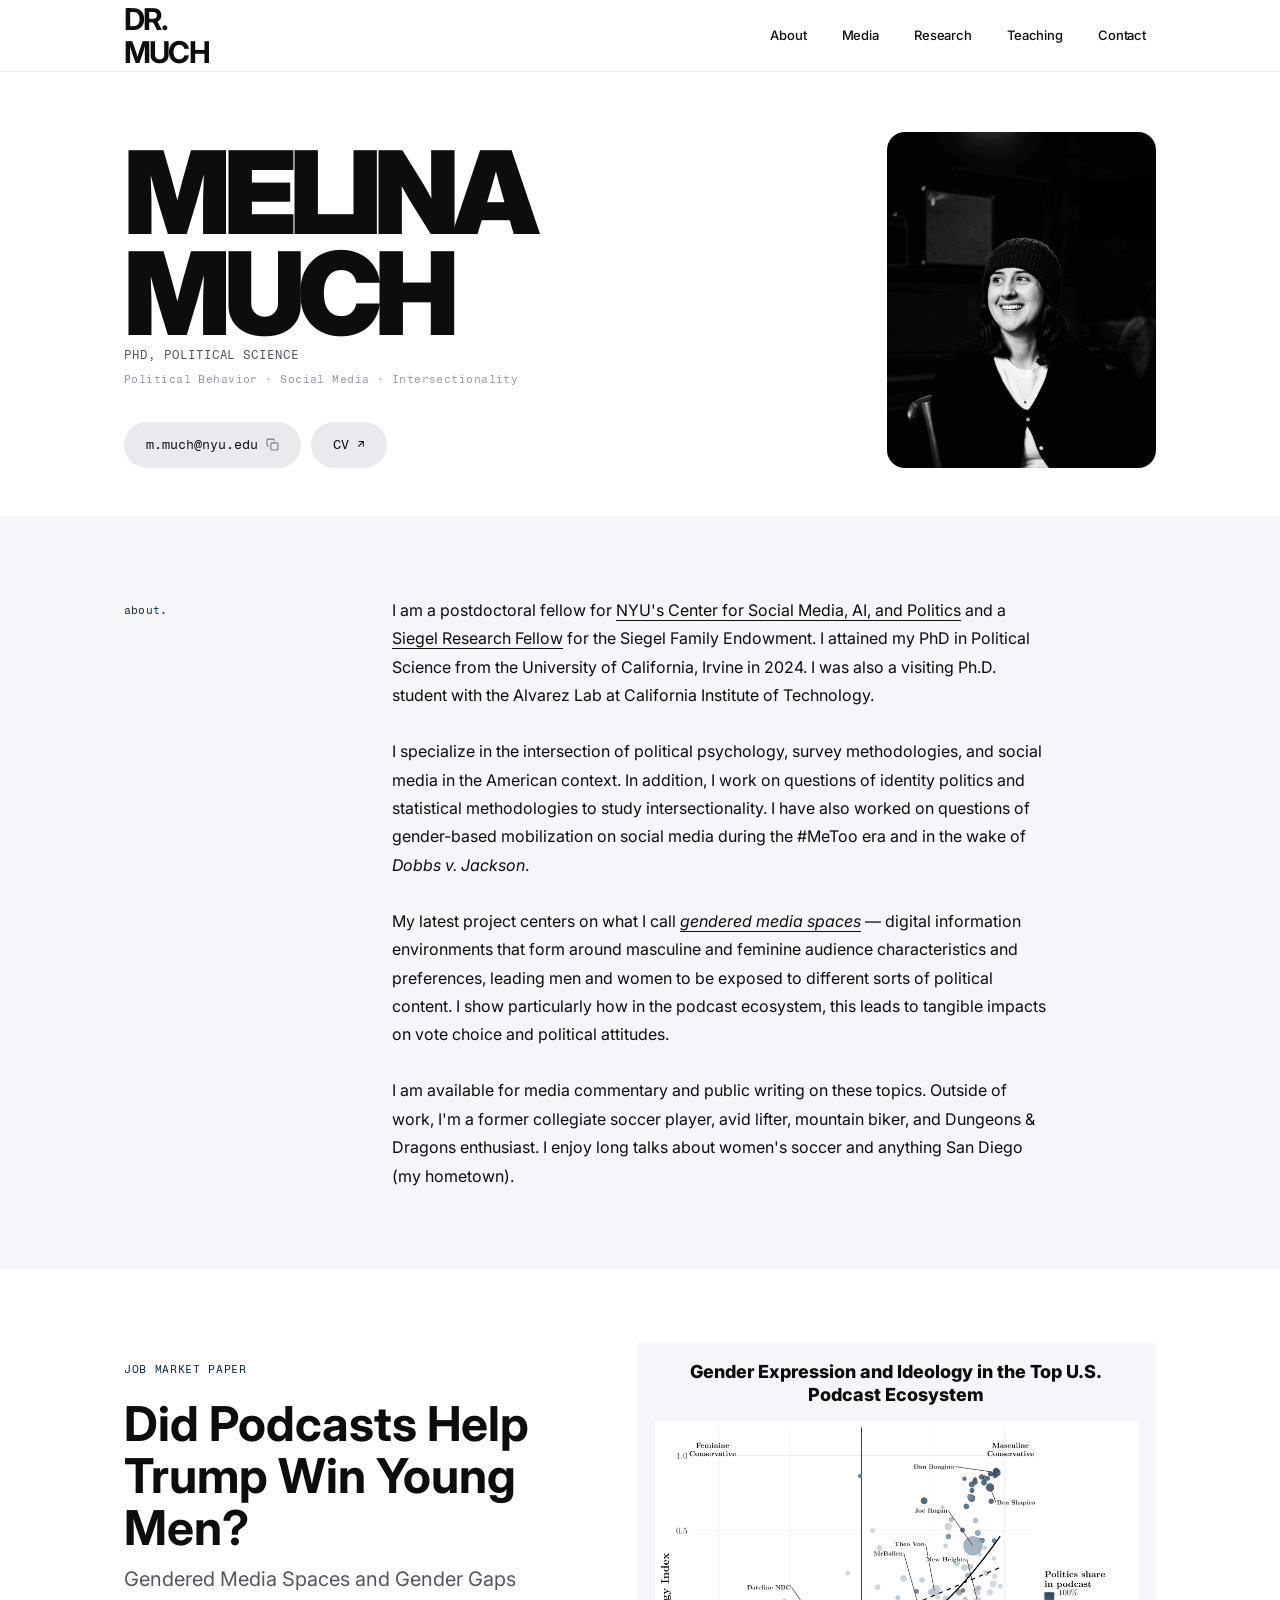
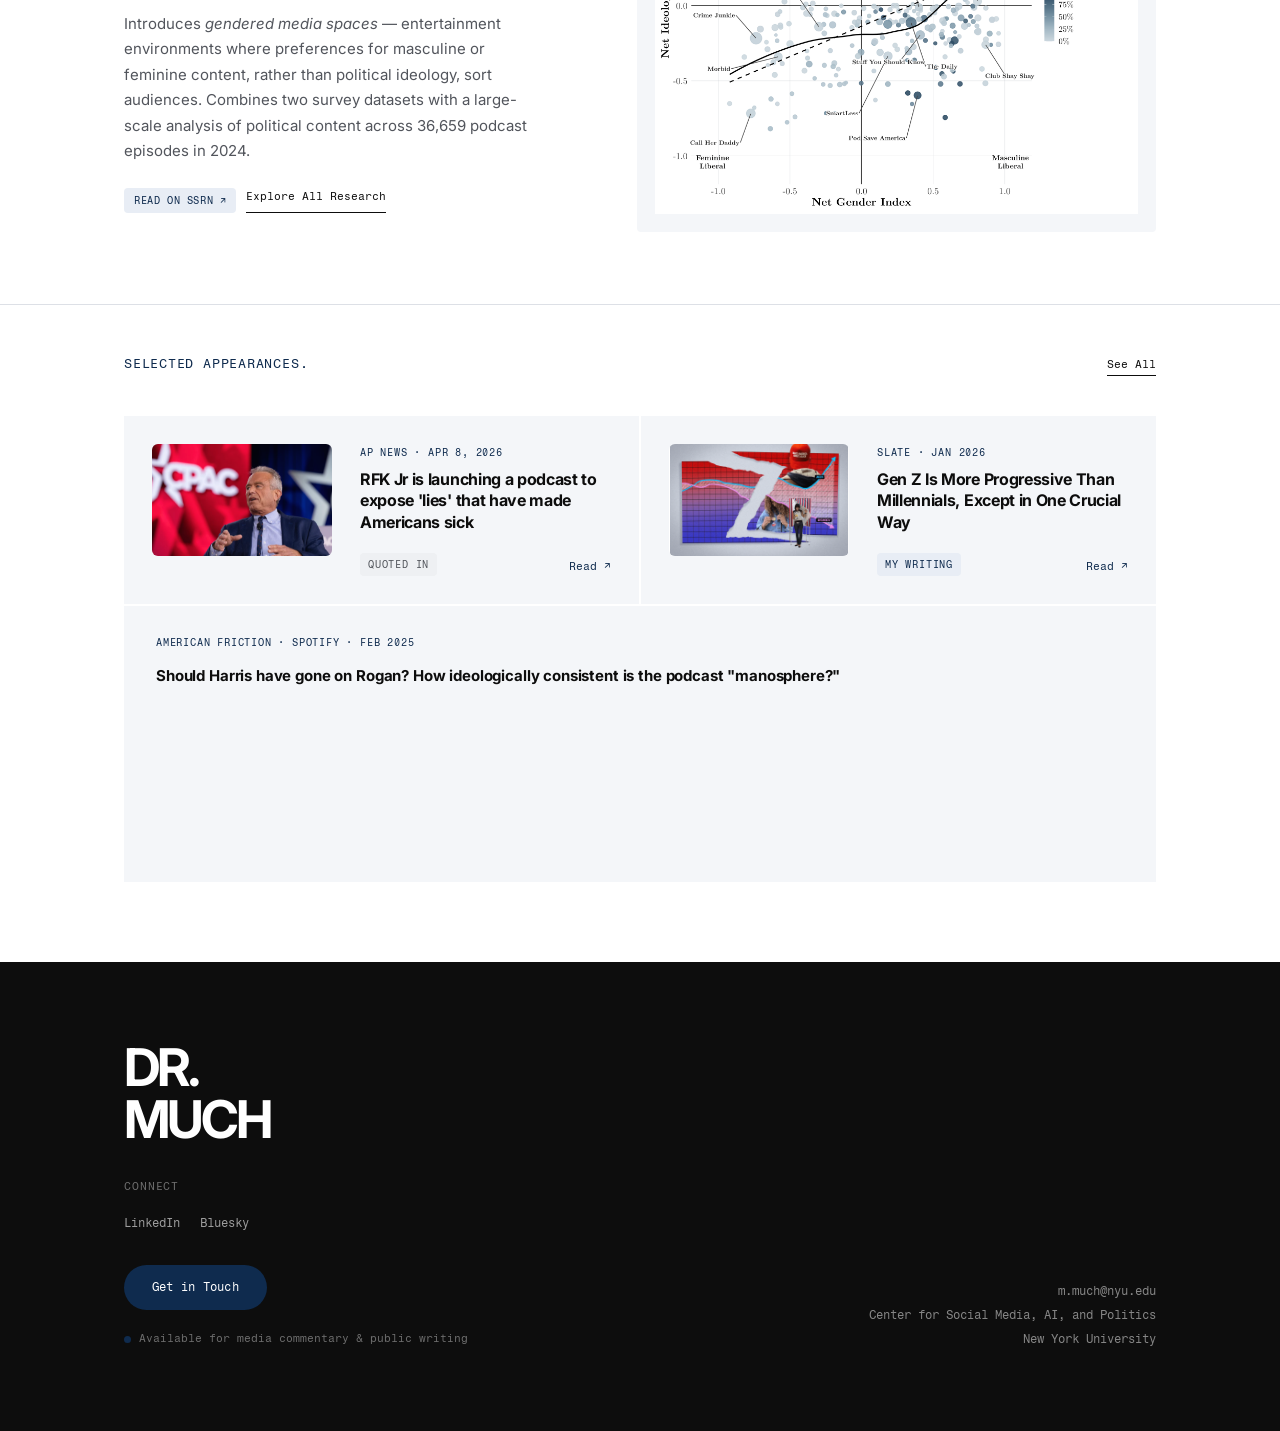
<file: index.html>
<!DOCTYPE html>
<html lang="en">
<head>
  <meta charset="UTF-8">
  <link rel="icon" type="image/svg+xml" href="assets/favicon.svg">
  <meta name="viewport" content="width=device-width, initial-scale=1.0">
  <title>Melina Much, PhD</title>
  <meta name="description" content="Postdoctoral fellow at NYU's Center for Social Media, AI, and Politics. Researcher in political psychology, social media, and gendered media spaces.">
  <link rel="stylesheet" href="style.css?v=20260824-2">
</head>
<body>

    <!-- NAV -->
    <nav class="site-nav">
    <div class="nav-inner">
      <a href="index.html" class="nav-logo">DR.<br>MUCH</a>
      <button class="nav-menu-btn" id="menuBtn" onclick="toggleMenu()" aria-label="Toggle menu">
        <span></span><span></span><span></span>
      </button>
      <div class="nav-dropdown" id="navDropdown">
        <a href="about.html">About</a>
        <a href="media.html">Media</a>
        <a href="publications.html">Research</a>
        <a href="teaching.html">Teaching</a>
        <a href="contact.html">Contact</a>
      </div>
    </div>
  </nav>
  <!-- HERO -->
  <section class="hero">
    <div class="container">
      <div class="hero-inner">
        <div>
          <h1 class="hero-name">MELINA<br>MUCH</h1>
          <div style="font-family:var(--font-mono); font-size:12px; letter-spacing:0.08em; text-transform:uppercase; color:var(--gray-600); margin-bottom:6px;">PhD, Political Science</div>
          <div style="font-family:var(--font-mono); font-size:11px; letter-spacing:0.04em; color:var(--gray-400); margin-bottom:20px;">Political Behavior · Social Media · Intersectionality</div>
          <div class="hero-meta">
            <button class="pill" onclick="copyEmail()">
              m.much@nyu.edu
              <svg class="copy-icon" viewBox="0 0 24 24" fill="none" stroke="currentColor" stroke-width="2">
                <rect x="9" y="9" width="13" height="13" rx="2" ry="2"></rect>
                <path d="M5 15H4a2 2 0 0 1-2-2V4a2 2 0 0 1 2-2h9a2 2 0 0 1 2 2v1"></path>
              </svg>
            </button>
            <a class="pill" href="assets/mem_CV_11_13.pdf" target="_blank" rel="noopener">CV ↗</a>
          </div>
        </div>
        <div class="hero-photo">
          <!-- <img src="assets/image_mem.jpg" alt="Melina Much" width="760" height="950"> -->
          <img src="assets/avatar-blackout.png" alt="Melina Much" width="760" height="950">
        </div>
      </div>
    </div>
  </section>

  <!-- ABOUT STRIP -->
  <section class="about-strip">
    <div class="container">
      <div class="about-grid">
        <div class="about-label">about.</div>
        <div class="about-text">
          <p>I am a postdoctoral fellow for <a href="https://csmapnyu.org/" target="_blank" rel="noopener" style="color:inherit; border-bottom:1px solid currentColor;">NYU's Center for Social Media, AI, and Politics</a> and a <a href="https://www.siegelendowment.org/fellows/melina-much/" target="_blank" rel="noopener" style="color:inherit; border-bottom:1px solid currentColor;">Siegel Research Fellow</a> for the Siegel Family Endowment. I attained my PhD in Political Science from the University of California, Irvine in 2024. I was also a visiting Ph.D. student with the Alvarez Lab at California Institute of Technology.</p>
          <br>
          <p>I specialize in the intersection of political psychology, survey methodologies, and social media in the American context. In addition, I work on questions of identity politics and statistical methodologies to study intersectionality. I have also worked on questions of gender-based mobilization on social media during the #MeToo era and in the wake of <em>Dobbs v. Jackson</em>.</p>
          <br>
          <p>My latest project centers on what I call <em><a href="https://papers.ssrn.com/sol3/papers.cfm?abstract_id=7284925" target="_blank" rel="noopener" style="color:inherit; border-bottom:1px solid currentColor;">gendered media spaces</a></em> — digital information environments that form around masculine and feminine audience characteristics and preferences, leading men and women to be exposed to different sorts of political content. I show particularly how in the podcast ecosystem, this leads to tangible impacts on vote choice and political attitudes.</p>
          <br>
          <p>I am available for media commentary and public writing on these topics. Outside of work, I'm a former collegiate soccer player, avid lifter, mountain biker, and Dungeons &amp; Dragons enthusiast. I enjoy long talks about women's soccer and anything San Diego (my hometown).</p>
        </div>
      </div>
    </div>
  </section>

  <!-- FEATURED RESEARCH -->
  <section class="home-research">
    <div class="container">
      <div class="home-research-grid">
        <div>
          <div class="home-research-label">Job Market Paper</div>
          <h2>Did Podcasts Help Trump Win Young Men?</h2>
          <p class="home-research-subtitle">Gendered Media Spaces and Gender Gaps</p>
          <p class="home-research-copy">Introduces <em>gendered media spaces</em> &mdash; entertainment environments where preferences for masculine or feminine content, rather than political ideology, sort audiences. Combines two survey datasets with a large-scale analysis of political content across 36,659 podcast episodes in 2024.</p>
          <div class="home-research-links">
            <a href="https://papers.ssrn.com/sol3/papers.cfm?abstract_id=7284925" target="_blank" rel="noopener" class="pub-link">Read on SSRN ↗</a>
            <a href="publications.html" class="show-more">Explore All Research</a>
          </div>
        </div>
        <a href="publications.html" class="home-research-figure" aria-label="View all research">
          <span class="home-research-caption">Gender Expression and Ideology in the Top U.S. Podcast Ecosystem</span>
          <img src="assets/podcast-gender-ideology.png" alt="Scatterplot showing the relationship between gender expression and political ideology among leading U.S. podcasts">
        </a>
      </div>
    </div>
  </section>

  <!-- MEDIA APPEARANCES -->
  <section class="featured">
    <div class="container">
      <div class="section-header">
        <span class="section-title">selected appearances.</span>
        <a href="media.html" class="show-more">See All</a>
      </div>

      <!-- Article cards row -->
      <div style="display:grid; grid-template-columns:1fr 1fr; gap:2px; margin-bottom:2px;">

        <a class="article-card" href="https://apnews.com/article/rfk-jr-kennedy-podcast-hhs-secretary-trump-d097d0f51a17618d78d2f2a15a068ba5" target="_blank" rel="noopener" style="padding:28px; background:var(--warm); border-bottom:none;">
          <div class="article-thumb">
            <img class="ap-thumb-focus" src="assets/ap-thumb.png" alt="RFK Jr is launching a podcast to expose lies that have made Americans sick">
            <div style="font-size:10px; color:#999; margin-top:4px; font-family:var(--font-mono);">© Associated Press</div>
          </div>
          <div class="article-body">
            <div class="article-outlet">AP News · Apr 8, 2026</div>
            <div class="article-title">RFK Jr is launching a podcast to expose 'lies' that have made Americans sick</div>
            <div style="display:flex; align-items:center; justify-content:space-between; margin-top:12px;">
              <span style="font-family:var(--font-mono); font-size:10px; letter-spacing:0.08em; text-transform:uppercase; color:var(--gray-600); background:var(--gray-50); padding:3px 8px; border-radius:4px;">Quoted In</span>
              <span class="article-arrow">Read ↗</span>
            </div>
          </div>
        </a>

        <a class="article-card" href="https://slate.com/news-and-politics/2026/01/gen-z-manosphere-millennials-progressive-trump.html" target="_blank" rel="noopener" style="padding:28px; background:var(--warm); border-bottom:none;">
          <div class="article-thumb">
            <img src="assets/slate-thumb.png" alt="Gen Z Is More Progressive Than Millennials, Except in One Crucial Way">
            <div style="font-size:10px; color:#999; margin-top:4px; font-family:var(--font-mono);">© Slate Magazine</div>
          </div>
          <div class="article-body">
            <div class="article-outlet">Slate · Jan 2026</div>
            <div class="article-title">Gen Z Is More Progressive Than Millennials, Except in One Crucial Way</div>
            <div style="display:flex; align-items:center; justify-content:space-between; margin-top:12px;">
              <span style="font-family:var(--font-mono); font-size:10px; letter-spacing:0.08em; text-transform:uppercase; color:var(--accent); background:var(--accent-light); padding:3px 8px; border-radius:4px;">My Writing</span>
              <span class="article-arrow">Read ↗</span>
            </div>
          </div>
        </a>

      </div>

      <!-- Spotify embed -->
      <div style="background:var(--warm); padding:28px 32px;">
        <p class="article-outlet" style="margin-bottom:14px;">American Friction · Spotify · Feb 2025</p>
        <p style="font-family:var(--font-sans); font-weight:700; font-size:15px; letter-spacing:-0.01em; margin-bottom:16px; line-height:1.4;">Should Harris have gone on Rogan? How ideologically consistent is the podcast "manosphere?"</p>
        <iframe src="https://open.spotify.com/embed/episode/16UyLj3QoEZ4GSoeoqux0P?utm_source=generator&theme=0"
          width="100%" height="152" frameborder="0" allowfullscreen=""
          allow="autoplay; clipboard-write; encrypted-media; fullscreen; picture-in-picture"
          loading="lazy" style="border-radius:10px; display:block;">
        </iframe>
      </div>

    </div>
  </section>

  <!-- FOOTER -->
  <footer class="site-footer">
    <div class="container">
      <div class="footer-inner">
        <div>
          <div class="footer-logo">DR.<br>MUCH</div>
          <div class="footer-cta-label">Connect</div>
          <div class="footer-social">
            <a href="https://www.linkedin.com/in/melinamuch/" target="_blank" rel="noopener">LinkedIn</a>
            <a href="https://bsky.app/profile/melinamuch.bsky.social" target="_blank" rel="noopener">Bluesky</a>
          </div>
          <a href="contact.html" class="btn-cta">Get in Touch</a>
          <div class="pulse-wrap">
            <span class="pulse-dot"></span>
            Available for media commentary &amp; public writing
          </div>
        </div>
        <div class="footer-info">
          <p>
            <a href="mailto:m.much@nyu.edu">m.much@nyu.edu</a><br>
            <a href="https://csmapnyu.org/" target="_blank" rel="noopener">Center for Social Media, AI, and Politics</a><br>
            New York University
          </p>
        </div>
      </div>
    </div>
  </footer>

  <!-- TOAST -->
  <div class="toast" id="toast">Copied to clipboard</div>

  <script>
    function toggleMenu() {
      const btn = document.getElementById('menuBtn');
      const dd  = document.getElementById('navDropdown');
      btn.classList.toggle('open');
      dd.classList.toggle('open');
    }
    document.addEventListener('click', function(e) {
      const btn = document.getElementById('menuBtn');
      const dd  = document.getElementById('navDropdown');
      if (!btn || !dd) return;
      if (!btn.contains(e.target) && !dd.contains(e.target)) {
        btn.classList.remove('open');
        dd.classList.remove('open');
      }
    });
    function copyEmail() {
      navigator.clipboard.writeText('m.much@nyu.edu').then(() => {
        const t = document.getElementById('toast');
        if (t) { t.classList.add('show'); setTimeout(() => t.classList.remove('show'), 2000); }
      });
    }
  </script>
</body>
</html>
</file>
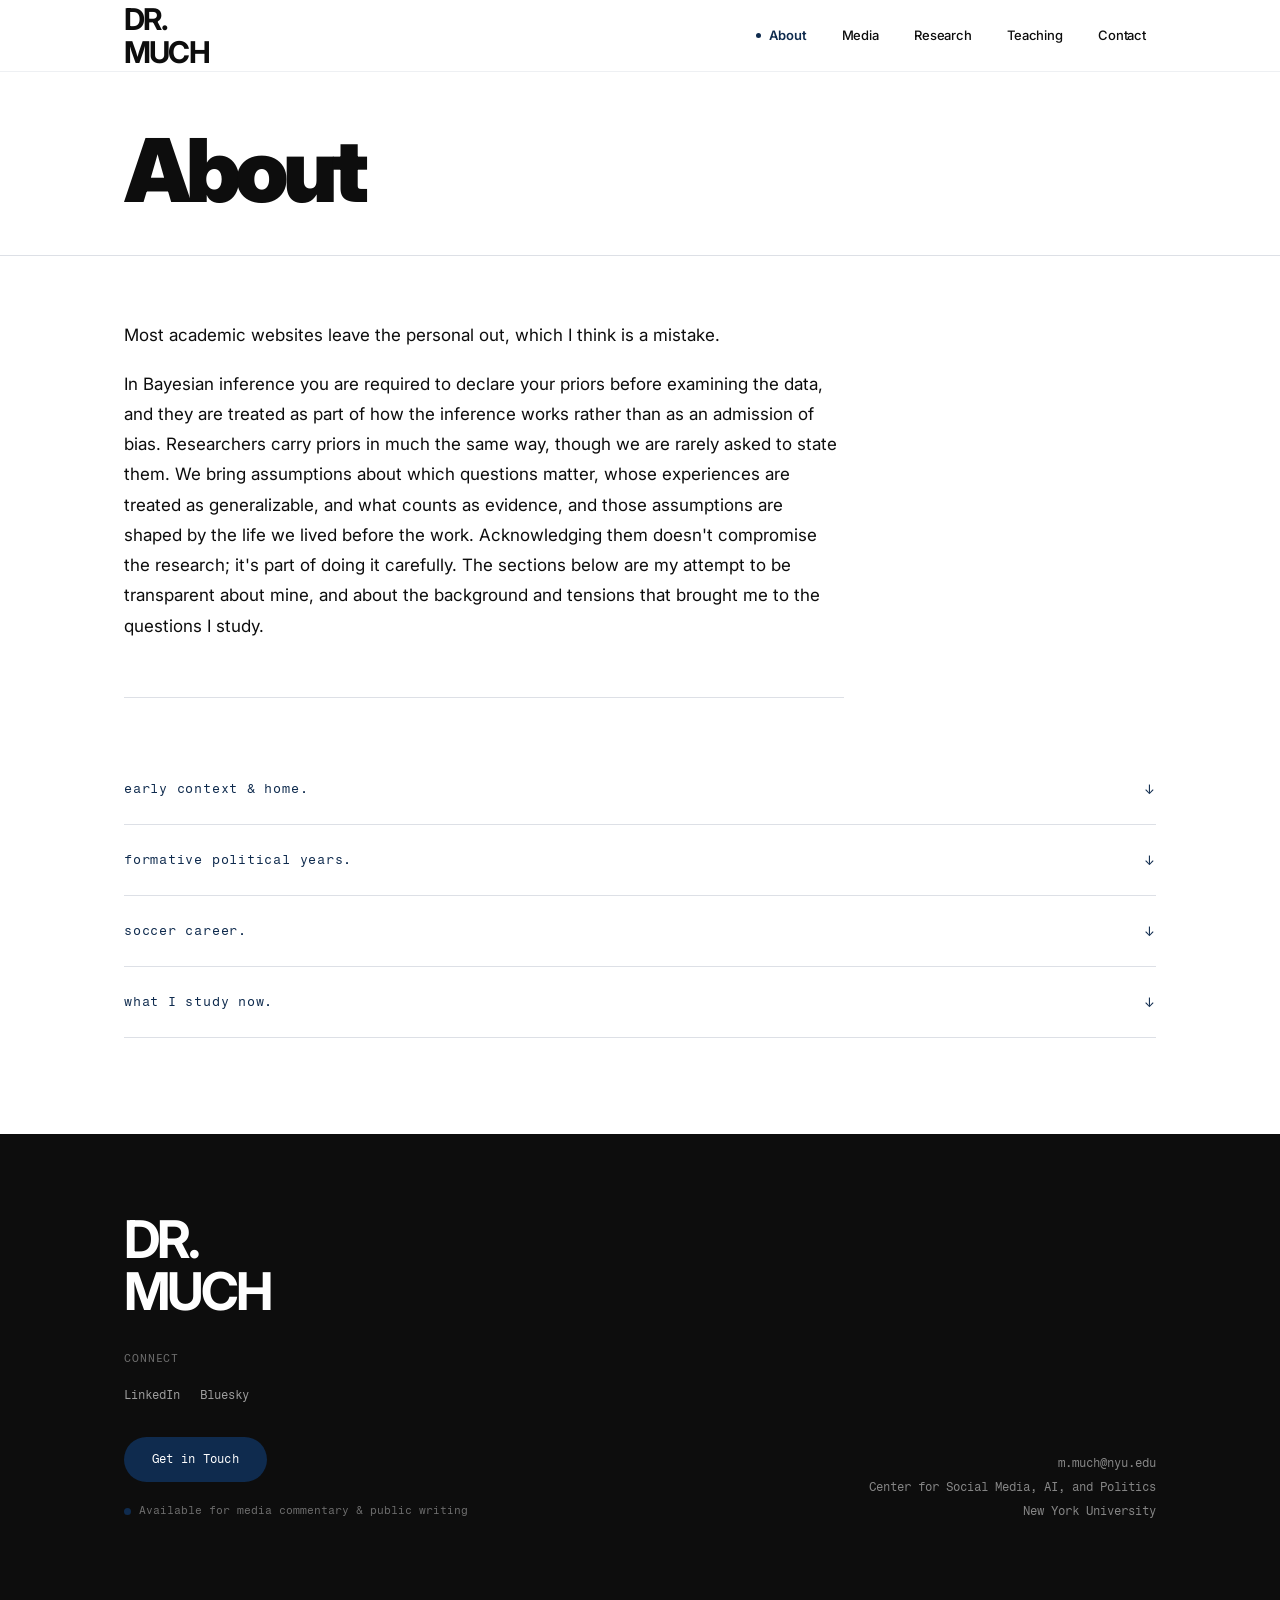
<file: about.html>
<!DOCTYPE html>
<html lang="en">
<head>
  <meta charset="UTF-8">
  <link rel="icon" type="image/svg+xml" href="assets/favicon.svg">
  <meta name="viewport" content="width=device-width, initial-scale=1.0">
  <title>About — Melina Much, PhD</title>
  <link rel="stylesheet" href="style.css">
</head>
<body>

  <nav class="site-nav">
    <div class="nav-inner">
      <a href="index.html" class="nav-logo">DR.<br>MUCH</a>
      <button class="nav-menu-btn" id="menuBtn" onclick="toggleMenu()" aria-label="Toggle menu">
        <span></span><span></span><span></span>
      </button>
      <div class="nav-dropdown" id="navDropdown">
        <a href="about.html" class="active">About</a>
        <a href="media.html">Media</a>
        <a href="publications.html">Research</a>
        <a href="teaching.html">Teaching</a>
        <a href="contact.html">Contact</a>
      </div>
    </div>
  </nav>

  <section class="page-hero">
    <div class="container">
      <h1>About</h1>
    </div>
  </section>

  <section class="page-content">
    <div class="container">

      <!-- Positionality intro -->
      <div class="about-positionality">
        <p>Most academic websites leave the personal out, which I think is a mistake.</p>
        <p>In Bayesian inference you are required to declare your priors before examining the data, and they are treated as part of how the inference works rather than as an admission of bias. Researchers carry priors in much the same way, though we are rarely asked to state them. We bring assumptions about which questions matter, whose experiences are treated as generalizable, and what counts as evidence, and those assumptions are shaped by the life we lived before the work. Acknowledging them doesn't compromise the research; it's part of doing it carefully. The sections below are my attempt to be transparent about mine, and about the background and tensions that brought me to the questions I study.</p>
      </div>

      <!-- Section 1 -->
      <details class="about-section">
        <summary>early context &amp; home.</summary>
        <div class="about-section-body">
          <p>I grew up in rural San Diego County, where neither of my parents had a four-year degree and most of the adults I knew worked in trades, small businesses, or service jobs. Academia wasn't something I inherited, and I ended up learning it from the outside in.</p>
          <p>Being first-generation in academic spaces means I spend a lot of time translating between worlds that don't always recognize each other, which is a large part of why I try to keep my work legible to people outside the academy.</p>
          <!-- Source: Wikimedia Commons, "Palomar Mountain Overlook" by the U.S. Fish and Wildlife
               Service, Pacific Southwest Region. Public domain (work of the U.S. federal government).
               https://commons.wikimedia.org/wiki/File:Palomar_Mountain_Overlook_(35556110646).jpg -->
          <figure class="about-figure">
            <img src="assets/palomar-bw.jpg" alt="A view from Palomar Mountain across the ridgelines and valleys of northern San Diego County." width="1200" height="800" loading="lazy">
          </figure>
        </div>
      </details>

      <!-- Section 2 -->
      <details class="about-section">
        <summary>formative political years.</summary>
        <div class="about-section-body">
          <p>My mother was liberal, and my father was politically conservative but socially progressive in ways that came out of his Christian faith. They disagreed sharply on policy while still sharing a basic set of commitments about fairness and responsibility, and I spent most of my formative years learning about politics in that tension.</p>
          <p>Growing up that way made me pay attention to how people talked about politics rather than only what they believed, and I have been asking versions of the same question ever since: what leads two people who share a household and most of a value system to attach themselves to opposing political coalitions, and how do faith, class background, and the community someone grew up in shape the political conclusions that end up feeling obvious to them?</p>
        </div>
      </details>

      <!-- Section 3 -->
      <details class="about-section">
        <summary>soccer career.</summary>
        <div class="about-section-body">
          <!-- No flags - this one reads as yours. -->
          <p>Before I entered academia, my entire life revolved around soccer. I was part of the early wave of the ACL epidemic that disproportionately affects women athletes. I tore my ACL three times before finishing high school. My first surgery, in eighth grade, was botched by a surgeon who didn't take a young woman's athletic career seriously.</p>
          <p>It took me a while to understand that this wasn't simply one surgeon's failure. The research, the protocols, and the recovery standards had all been built around male athletes, and women's sports medicine was largely an afterthought. Gender inequality in institutions was concrete to me long before I had any theoretical language for it.</p>
          <p>I rehabbed and eventually earned a scholarship to play college soccer at Francis Marion University, a small state school in Florence, South Carolina. Like most recruited athletes, I went where the scholarship was rather than where the rankings pointed, and it took me about as far from home as I could have gone. The school was pedagogy-focused, with small classes and faculty who knew my name and cared about what happened to every student, and I still think about that environment when I design my own courses.</p>
          <figure class="about-figure about-figure--inset">
            <img src="assets/soccer-bw.jpg" alt="Melina Much playing forward for Francis Marion University, wearing a knee brace." width="795" height="796" loading="lazy">
          </figure>
        </div>
      </details>

      <!-- Section 4 -->
      <details class="about-section">
        <summary>what I study now.</summary>
        <div class="about-section-body">
          <p>I sit on the cusp between millennial and Gen Z, which meant watching the early internet turn into the platform environment we have now. Friends and neighbors drifted into media spaces that functioned more like pipelines than communities, and I noticed how much political content was traveling through entertainment, sports, and lifestyle media without being labeled as political at all.</p>
          <p>That's more or less how I ended up studying what I call gendered media spaces. My current work asks how digital information environments sort people by gender before they encounter explicitly political content, and what that sorting does to political identity and vote choice. In the podcast ecosystem, preferences for masculine or feminine content, rather than ideology, sort audiences and expose men and women to systematically different political messages, which means that people consuming media for entirely non-political reasons end up politically informed in very different ways.</p>
          <p>A good deal of what I end up working on starts with family and friends rather than just the literature. It might be noticing what my little brother is seeing online, or wanting our modeling approaches to actually match how the people I know talk about their own lived experience. It keeps me grounded in questions that matter to the public, and it makes my research easier to communicate to a general audience.</p>
        </div>
      </details>
    </div>
  </section>

  <footer class="site-footer">
    <div class="container">
      <div class="footer-inner">
        <div>
          <div class="footer-logo">DR.<br>MUCH</div>
          <div class="footer-cta-label">Connect</div>
          <div class="footer-social">
            <a href="https://www.linkedin.com/in/melinamuch/" target="_blank" rel="noopener">LinkedIn</a>
            <a href="https://bsky.app/profile/melinamuch.bsky.social" target="_blank" rel="noopener">Bluesky</a>
          </div>
          <a href="contact.html" class="btn-cta">Get in Touch</a>
          <div class="pulse-wrap">
            <span class="pulse-dot"></span>
            Available for media commentary &amp; public writing
          </div>
        </div>
        <div class="footer-info">
          <p>
            <a href="mailto:m.much@nyu.edu">m.much@nyu.edu</a><br>
            <a href="https://csmapnyu.org/" target="_blank" rel="noopener">Center for Social Media, AI, and Politics</a><br>
            New York University
          </p>
        </div>
      </div>
    </div>
  </footer>

  <script>
    function toggleMenu() {
      const btn = document.getElementById('menuBtn');
      const dd  = document.getElementById('navDropdown');
      btn.classList.toggle('open');
      dd.classList.toggle('open');
    }
    document.addEventListener('click', function(e) {
      const btn = document.getElementById('menuBtn');
      const dd  = document.getElementById('navDropdown');
      if (!btn || !dd) return;
      if (!btn.contains(e.target) && !dd.contains(e.target)) {
        btn.classList.remove('open');
        dd.classList.remove('open');
      }
    });
  </script>
</body>
</html>
</file>
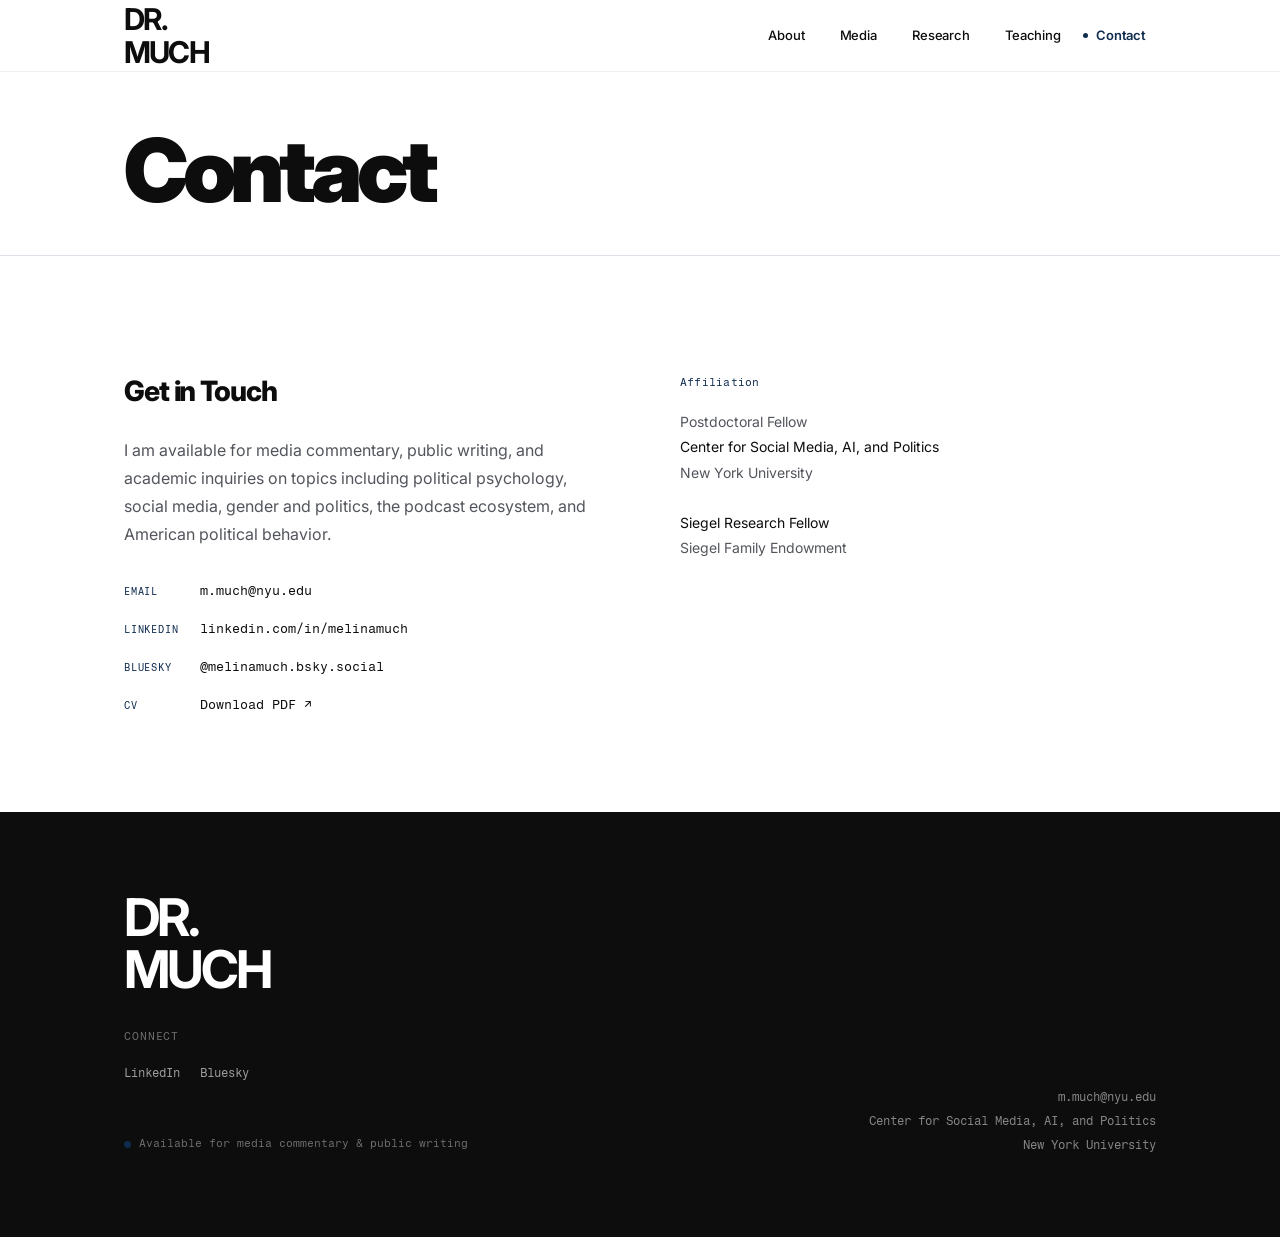
<file: contact.html>
<!DOCTYPE html>
<html lang="en">
<head>
  <meta charset="UTF-8">
  <link rel="icon" type="image/svg+xml" href="assets/favicon.svg">
  <meta name="viewport" content="width=device-width, initial-scale=1.0">
  <title>Contact — Melina Much, PhD</title>
  <link rel="stylesheet" href="style.css">
</head>
<body>

    <nav class="site-nav">
    <div class="nav-inner">
      <a href="index.html" class="nav-logo">DR.<br>MUCH</a>
      <button class="nav-menu-btn" id="menuBtn" onclick="toggleMenu()" aria-label="Toggle menu">
        <span></span><span></span><span></span>
      </button>
      <div class="nav-dropdown" id="navDropdown">
        <a href="about.html">About</a>
        <a href="media.html">Media</a>
        <a href="publications.html">Research</a>
        <a href="teaching.html">Teaching</a>
        <a href="contact.html" class="active">Contact</a>
      </div>
    </div>
  </nav>
  <section class="page-hero">
    <div class="container">
      <h1>Contact</h1>
    </div>
  </section>

  <section class="page-content">
    <div class="container">
      <div class="contact-grid">
        <div class="contact-info">
          <h2>Get in Touch</h2>
          <p>I am available for media commentary, public writing, and academic inquiries on topics including political psychology, social media, gender and politics, the podcast ecosystem, and American political behavior.</p>

          <div class="contact-links">
            <div class="contact-link">
              <span class="label">Email</span>
              <a href="mailto:m.much@nyu.edu">m.much@nyu.edu</a>
            </div>
            <div class="contact-link">
              <span class="label">LinkedIn</span>
              <a href="https://www.linkedin.com/in/melinamuch/" target="_blank" rel="noopener">linkedin.com/in/melinamuch</a>
            </div>
            <div class="contact-link">
              <span class="label">Bluesky</span>
              <a href="https://bsky.app/profile/melinamuch.bsky.social" target="_blank" rel="noopener">@melinamuch.bsky.social</a>
            </div>
            <div class="contact-link">
              <span class="label">CV</span>
              <a href="assets/mem_CV_11_13.pdf" target="_blank" rel="noopener">Download PDF ↗</a>
            </div>
          </div>
        </div>

        <div>
          <div class="about-label" style="margin-bottom: 16px;">Affiliation</div>
          <p style="font-size: 14px; line-height: 1.8; color: var(--gray-600);">
            Postdoctoral Fellow<br>
            <a href="https://csmapnyu.org/" target="_blank" rel="noopener" style="color: var(--black);">Center for Social Media, AI, and Politics</a><br>
            New York University<br>
            <br>
            <a href="https://www.siegelendowment.org/fellows/melina-much/" target="_blank" rel="noopener" style="color: var(--black);">Siegel Research Fellow</a><br>
            Siegel Family Endowment
          </p>
        </div>
      </div>
    </div>
  </section>

  <footer class="site-footer">
    <div class="container">
      <div class="footer-inner">
        <div>
          <div class="footer-logo">DR.<br>MUCH</div>
          <div class="footer-cta-label">Connect</div>
          <div class="footer-social">
            <a href="https://www.linkedin.com/in/melinamuch/" target="_blank" rel="noopener">LinkedIn</a>
            <a href="https://bsky.app/profile/melinamuch.bsky.social" target="_blank" rel="noopener">Bluesky</a>
          </div>
          <div class="pulse-wrap">
            <span class="pulse-dot"></span>
            Available for media commentary &amp; public writing
          </div>
        </div>
        <div class="footer-info">
          <p>
            <a href="mailto:m.much@nyu.edu">m.much@nyu.edu</a><br>
            <a href="https://csmapnyu.org/" target="_blank" rel="noopener">Center for Social Media, AI, and Politics</a><br>
            New York University
          </p>
        </div>
      </div>
    </div>
  </footer>
  <script>
    function toggleMenu() {
      const btn = document.getElementById('menuBtn');
      const dd  = document.getElementById('navDropdown');
      btn.classList.toggle('open');
      dd.classList.toggle('open');
    }
    document.addEventListener('click', function(e) {
      const btn = document.getElementById('menuBtn');
      const dd  = document.getElementById('navDropdown');
      if (!btn || !dd) return;
      if (!btn.contains(e.target) && !dd.contains(e.target)) {
        btn.classList.remove('open');
        dd.classList.remove('open');
      }
    });
    function copyEmail() {
      navigator.clipboard.writeText('m.much@nyu.edu').then(() => {
        const t = document.getElementById('toast');
        if (t) { t.classList.add('show'); setTimeout(() => t.classList.remove('show'), 2000); }
      });
    }
  </script>
</body>
</html>
</file>
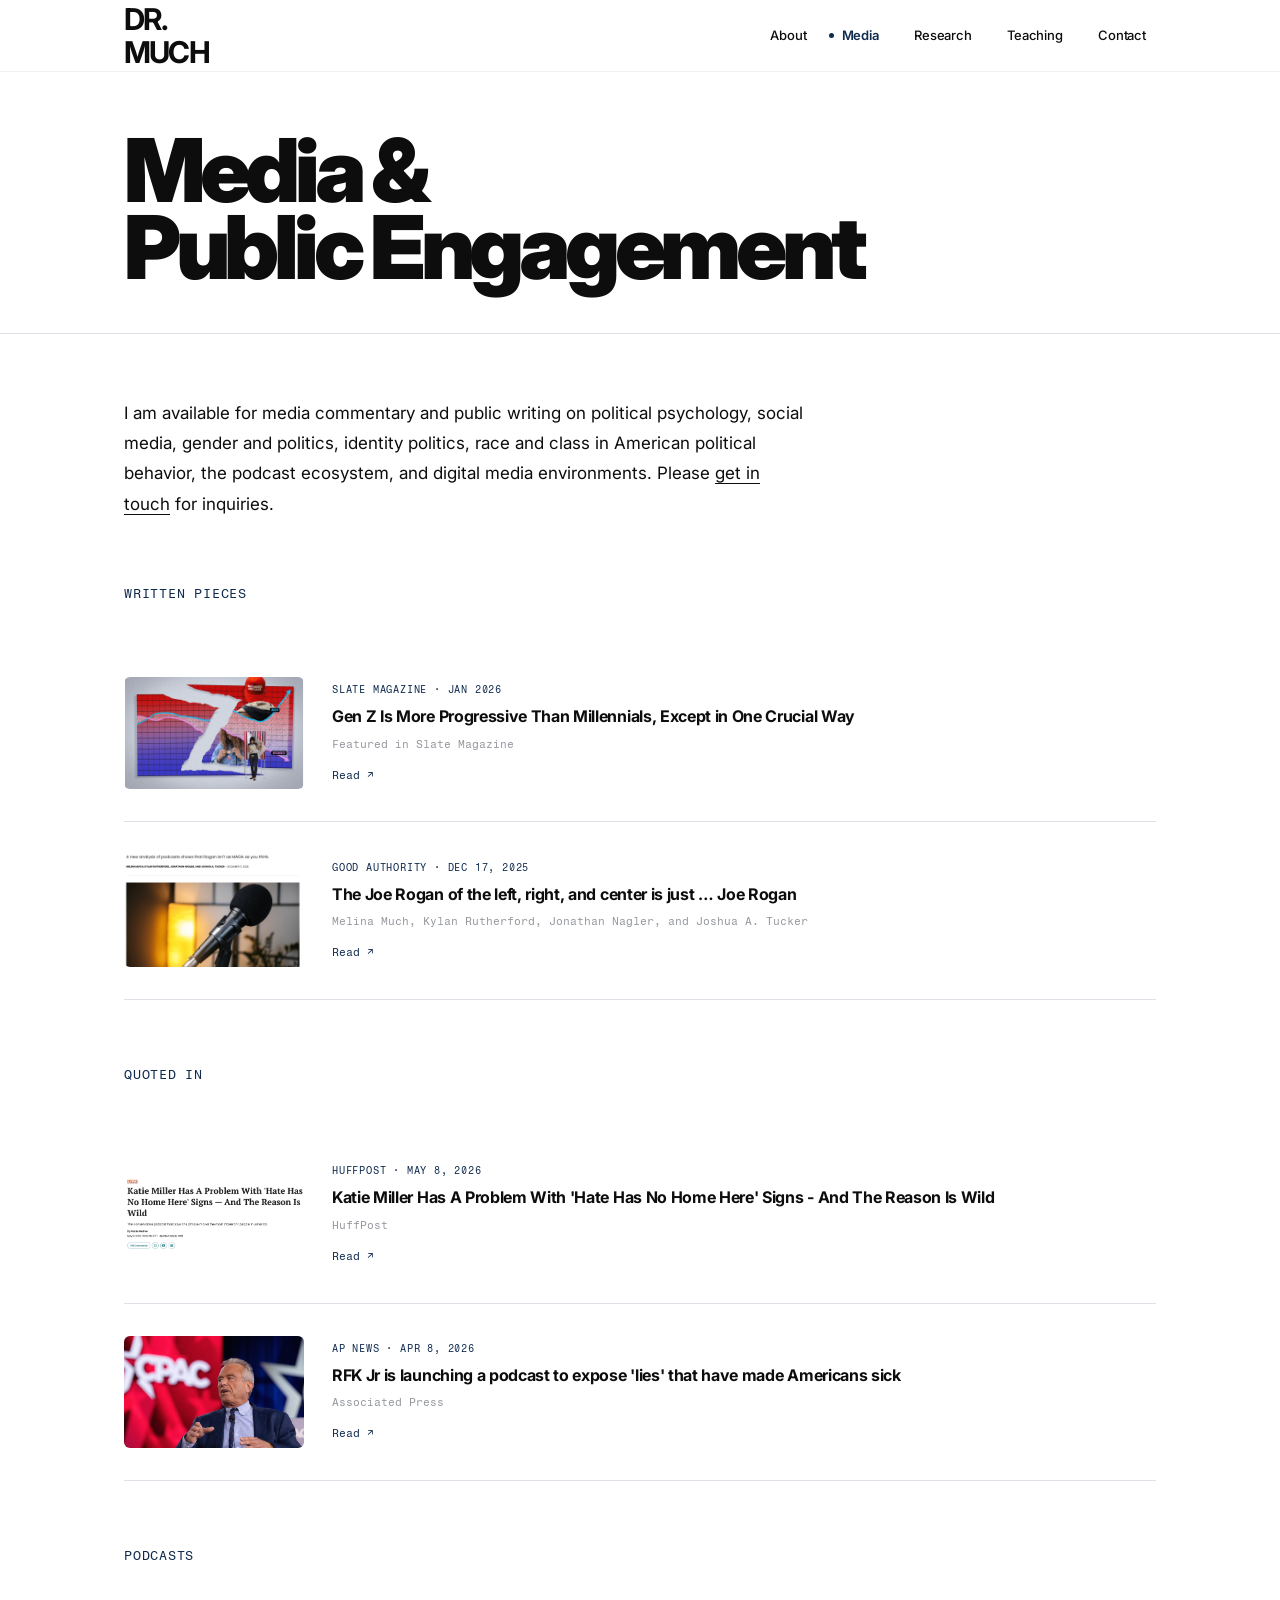
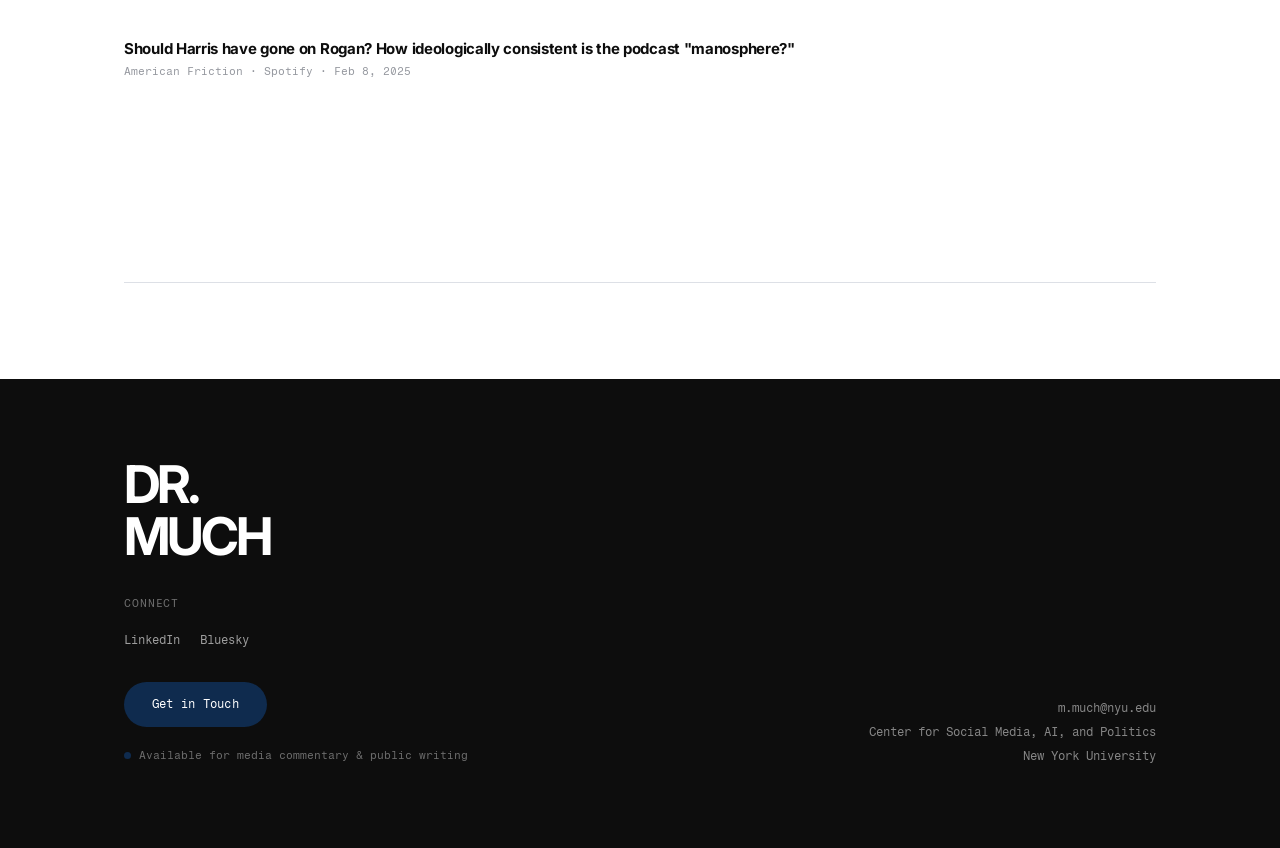
<file: media.html>
<!DOCTYPE html>
<html lang="en">
<head>
  <meta charset="UTF-8">
  <link rel="icon" type="image/svg+xml" href="assets/favicon.svg">
  <meta name="viewport" content="width=device-width, initial-scale=1.0">
  <title>Media — Melina Much, PhD</title>
  <link rel="stylesheet" href="style.css?v=20260824-2">
</head>
<body>

    <nav class="site-nav">
    <div class="nav-inner">
      <a href="index.html" class="nav-logo">DR.<br>MUCH</a>
      <button class="nav-menu-btn" id="menuBtn" onclick="toggleMenu()" aria-label="Toggle menu">
        <span></span><span></span><span></span>
      </button>
      <div class="nav-dropdown" id="navDropdown">
        <a href="about.html">About</a>
        <a href="media.html" class="active">Media</a>
        <a href="publications.html">Research</a>
        <a href="teaching.html">Teaching</a>
        <a href="contact.html">Contact</a>
      </div>
    </div>
  </nav>
  <section class="page-hero">
    <div class="container">
      <h1>Media &amp;<br>Public Engagement</h1>
    </div>
  </section>

  <section class="page-content">
    <div class="container">

      <p style="font-family:var(--font-sans); font-size:17px; font-weight:400; line-height:1.78; max-width:680px; margin-bottom:64px;">I am available for media commentary and public writing on political psychology, social media, gender and politics, identity politics, race and class in American political behavior, the podcast ecosystem, and digital media environments. Please <a href="contact.html" style="border-bottom: 1px solid currentColor;">get in touch</a> for inquiries.</p>

      <!-- ─── WRITTEN PIECES ─── -->
      <div class="section-header">
        <span class="section-title">Written Pieces</span>
      </div>

      <!-- Slate -->
      <a class="article-card" href="https://slate.com/news-and-politics/2026/01/gen-z-manosphere-millennials-progressive-trump.html" target="_blank" rel="noopener">
        <div class="article-thumb">
          <img src="assets/slate-thumb.png" alt="Gen Z Is More Progressive Than Millennials, Except in One Crucial Way">
          <div style="font-size:10px; color:#999; margin-top:4px; font-family:var(--font-mono);">© Slate Magazine</div>
        </div>
        <div class="article-body">
          <div class="article-outlet">Slate Magazine · Jan 2026</div>
          <div class="article-title">Gen Z Is More Progressive Than Millennials, Except in One Crucial Way</div>
          <div class="article-byline">Featured in Slate Magazine</div>
          <div class="article-arrow">Read ↗</div>
        </div>
      </a>

      <!-- Good Authority -->
      <a class="article-card" href="https://goodauthority.org/news/podcasts-joe-rogan-of-the-left-right-and-center-is-just-joe-rogan/" target="_blank" rel="noopener">
        <div class="article-thumb">
          <img src="assets/featured.png" alt="The Joe Rogan of the left, right, and center is just ... Joe Rogan">
          <div style="font-size:10px; color:#999; margin-top:4px; font-family:var(--font-mono);">© Good Authority</div>
        </div>
        <div class="article-body">
          <div class="article-outlet">Good Authority · Dec 17, 2025</div>
          <div class="article-title">The Joe Rogan of the left, right, and center is just&nbsp;… Joe Rogan</div>
          <div class="article-byline">Melina Much, Kylan Rutherford, Jonathan Nagler, and Joshua A. Tucker</div>
          <div class="article-arrow">Read ↗</div>
        </div>
      </a>

      <!-- ─── MENTIONS ─── -->
      <div class="section-header" style="margin-top: 64px;">
        <span class="section-title">Quoted In</span>
      </div>

      <!-- HuffPost -->
      <a class="article-card" href="https://www.huffpost.com/entry/katie-miller-hate-has-no-home-here-signs_l_69fdf448e4b0cb033e51666b" target="_blank" rel="noopener">
        <div class="article-thumb article-thumb-contain">
          <img src="assets/huffpost-thumb.png" alt="HuffPost article screenshot for Katie Miller Has A Problem With 'Hate Has No Home Here' Signs">
        </div>
        <div class="article-body">
          <div class="article-outlet">HuffPost · May 8, 2026</div>
          <div class="article-title">Katie Miller Has A Problem With 'Hate Has No Home Here' Signs - And The Reason Is Wild</div>
          <div class="article-byline">HuffPost</div>
          <div class="article-arrow">Read ↗</div>
        </div>
      </a>

      <!-- AP News -->
      <a class="article-card" href="https://apnews.com/article/rfk-jr-kennedy-podcast-hhs-secretary-trump-d097d0f51a17618d78d2f2a15a068ba5" target="_blank" rel="noopener">
        <div class="article-thumb">
          <img class="ap-thumb-focus" src="assets/ap-thumb.png" alt="RFK Jr is launching a podcast to expose 'lies' that have made Americans sick">
          <div style="font-size:10px; color:#999; margin-top:4px; font-family:var(--font-mono);">© Associated Press</div>
        </div>
        <div class="article-body">
          <div class="article-outlet">AP News · Apr 8, 2026</div>
          <div class="article-title">RFK Jr is launching a podcast to expose 'lies' that have made Americans sick</div>
          <div class="article-byline">Associated Press</div>
          <div class="article-arrow">Read ↗</div>
        </div>
      </a>

      <div class="section-header" style="margin-top: 64px;">
        <span class="section-title">Podcasts</span>
      </div>

      <div class="media-list" style="margin-top: 0;">
        <div class="media-item">
          <div class="media-item-header">
            <div class="media-meta">
              <h3>Should Harris have gone on Rogan? How ideologically consistent is the podcast "manosphere?"</h3>
              <div class="outlet">American Friction · Spotify · Feb 8, 2025</div>
            </div>
          </div>
          <div class="spotify-embed">
            <iframe
              src="https://open.spotify.com/embed/episode/16UyLj3QoEZ4GSoeoqux0P?utm_source=generator&theme=0"
              width="100%"
              height="152"
              frameborder="0"
              allowfullscreen=""
              allow="autoplay; clipboard-write; encrypted-media; fullscreen; picture-in-picture"
              loading="lazy">
            </iframe>
          </div>
        </div>
      </div>

    </div>
  </section>

  <footer class="site-footer">
    <div class="container">
      <div class="footer-inner">
        <div>
          <div class="footer-logo">DR.<br>MUCH</div>
          <div class="footer-cta-label">Connect</div>
          <div class="footer-social">
            <a href="https://www.linkedin.com/in/melinamuch/" target="_blank" rel="noopener">LinkedIn</a>
            <a href="https://bsky.app/profile/melinamuch.bsky.social" target="_blank" rel="noopener">Bluesky</a>
          </div>
          <a href="contact.html" class="btn-cta">Get in Touch</a>
          <div class="pulse-wrap">
            <span class="pulse-dot"></span>
            Available for media commentary &amp; public writing
          </div>
        </div>
        <div class="footer-info">
          <p>
            <a href="mailto:m.much@nyu.edu">m.much@nyu.edu</a><br>
            <a href="https://csmapnyu.org/" target="_blank" rel="noopener">Center for Social Media, AI, and Politics</a><br>
            New York University
          </p>
        </div>
      </div>
    </div>
  </footer>
  <script>
    function toggleMenu() {
      const btn = document.getElementById('menuBtn');
      const dd  = document.getElementById('navDropdown');
      btn.classList.toggle('open');
      dd.classList.toggle('open');
    }
    document.addEventListener('click', function(e) {
      const btn = document.getElementById('menuBtn');
      const dd  = document.getElementById('navDropdown');
      if (!btn || !dd) return;
      if (!btn.contains(e.target) && !dd.contains(e.target)) {
        btn.classList.remove('open');
        dd.classList.remove('open');
      }
    });
    function copyEmail() {
      navigator.clipboard.writeText('m.much@nyu.edu').then(() => {
        const t = document.getElementById('toast');
        if (t) { t.classList.add('show'); setTimeout(() => t.classList.remove('show'), 2000); }
      });
    }
  </script>
</body>
</html>
</file>
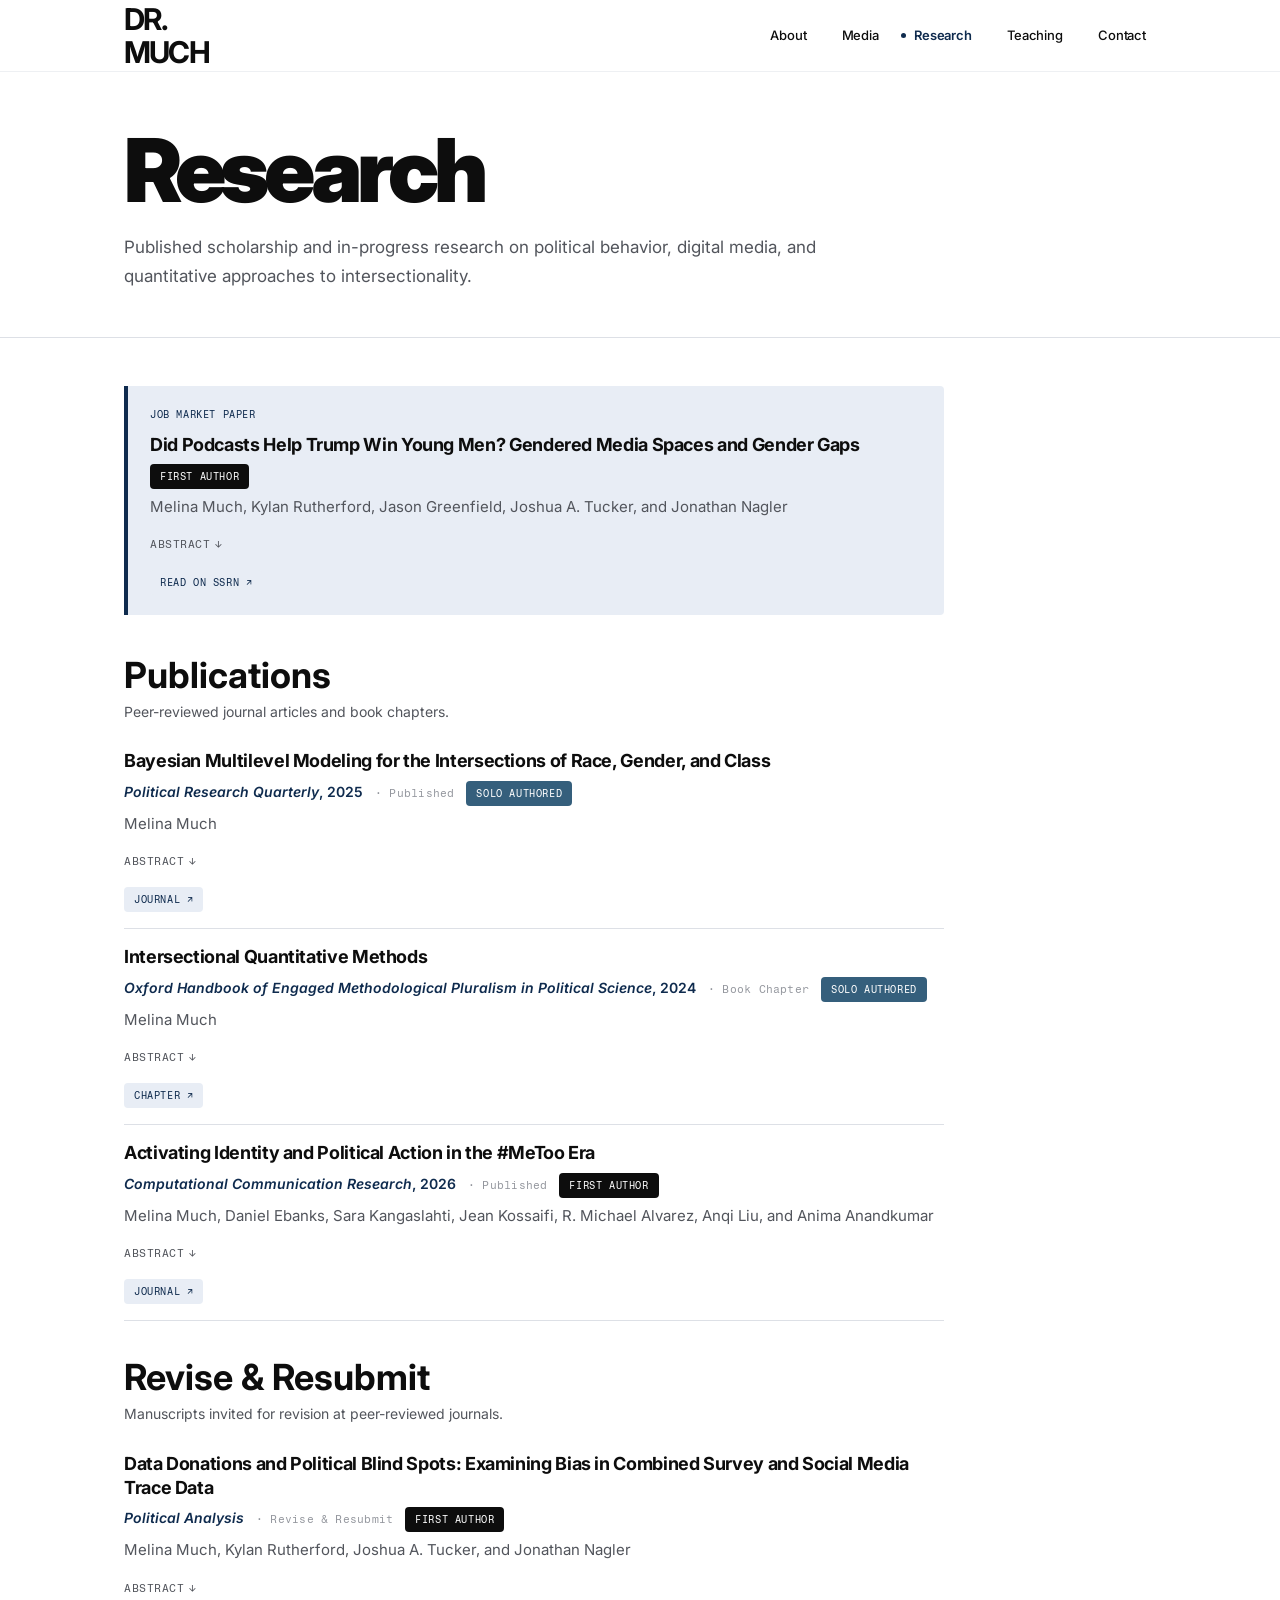
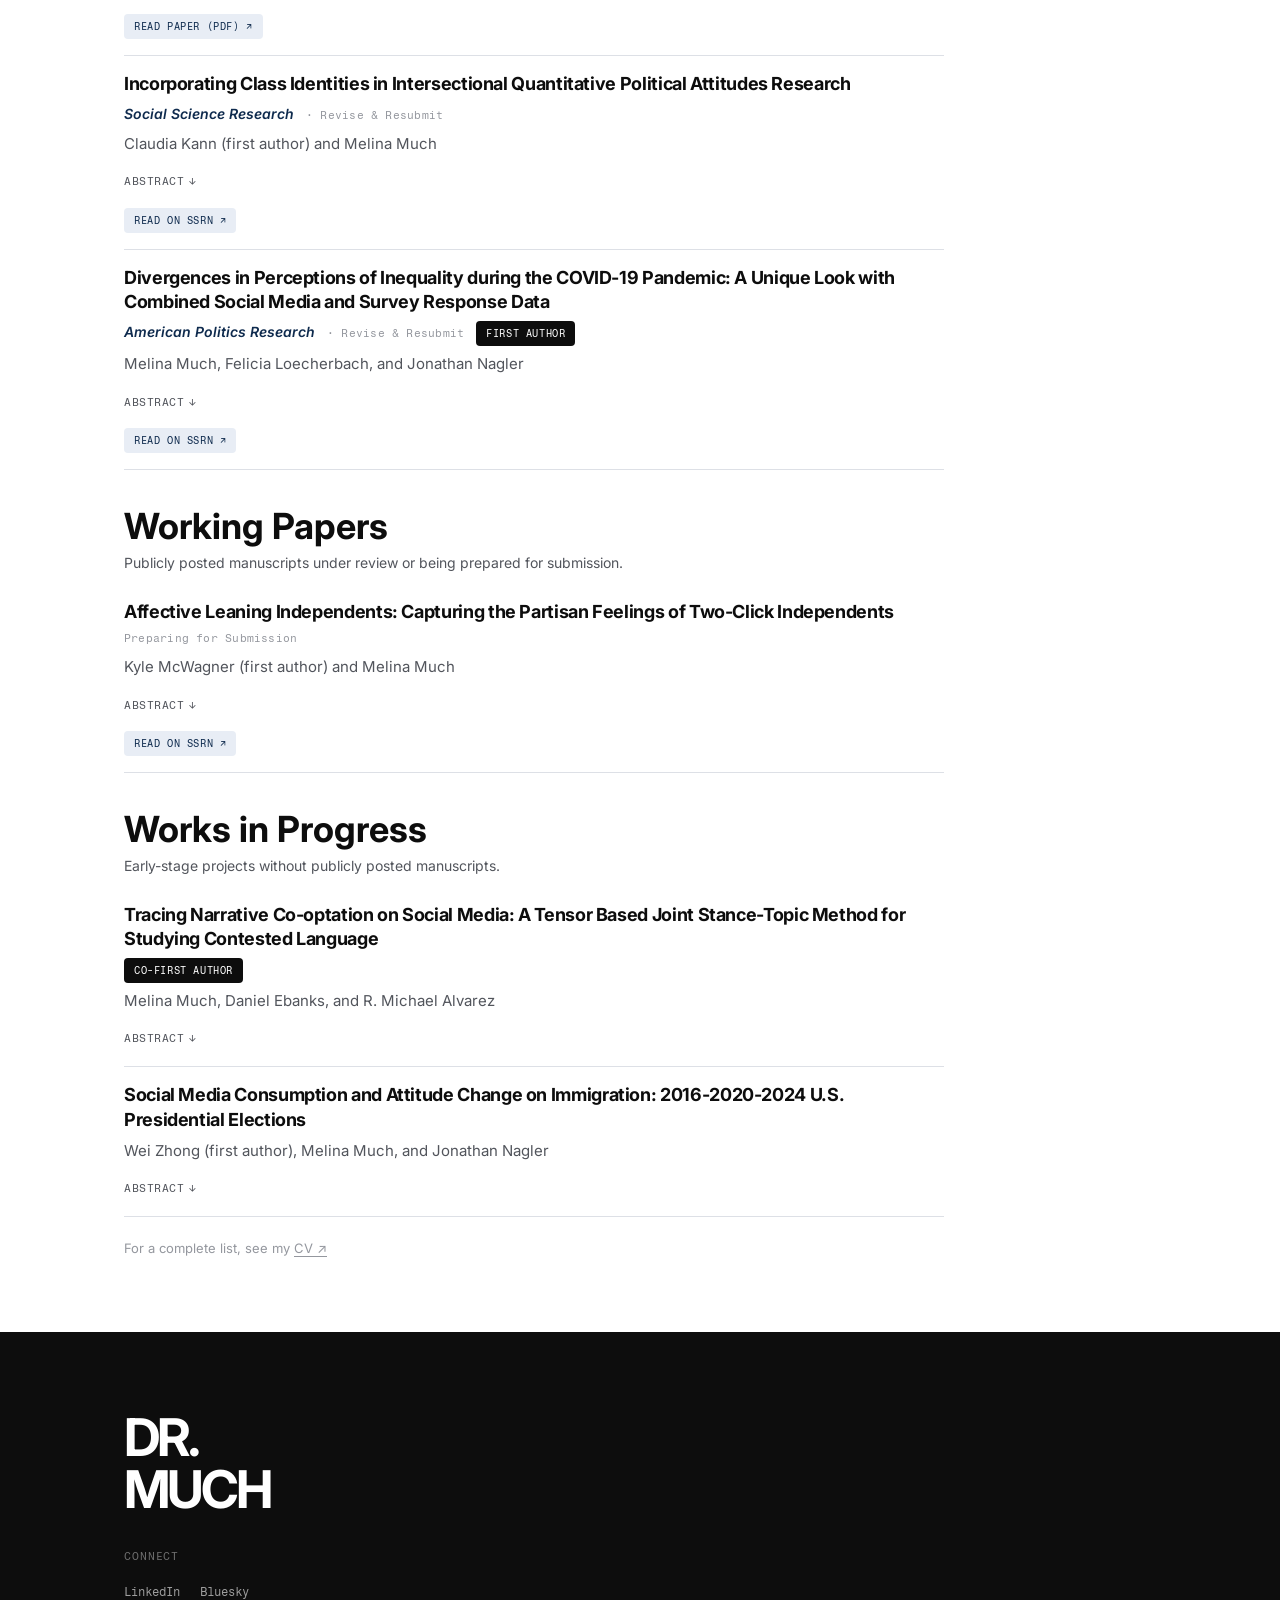
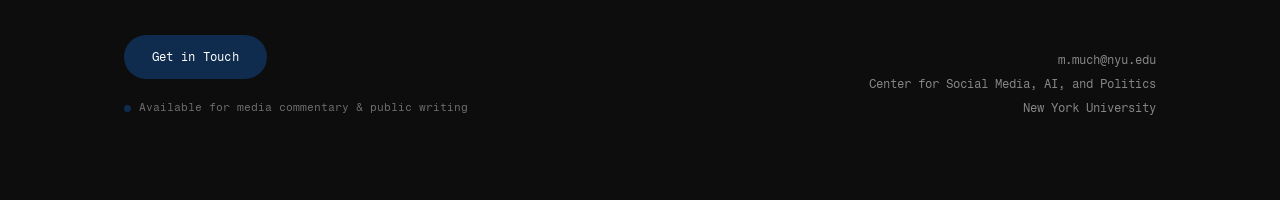
<file: publications.html>
<!DOCTYPE html>
<html lang="en">
<head>
  <meta charset="UTF-8">
  <link rel="icon" type="image/svg+xml" href="assets/favicon.svg">
  <meta name="viewport" content="width=device-width, initial-scale=1.0">
  <title>Research — Melina Much, PhD</title>
  <link rel="stylesheet" href="style.css">
</head>
<body>

  <nav class="site-nav">
    <div class="nav-inner">
      <a href="index.html" class="nav-logo">DR.<br>MUCH</a>
      <button class="nav-menu-btn" id="menuBtn" onclick="toggleMenu()" aria-label="Toggle menu">
        <span></span><span></span><span></span>
      </button>
      <div class="nav-dropdown" id="navDropdown">
        <a href="about.html">About</a>
        <a href="media.html">Media</a>
        <a href="publications.html" class="active">Research</a>
        <a href="teaching.html">Teaching</a>
        <a href="contact.html">Contact</a>
      </div>
    </div>
  </nav>

  <section class="page-hero">
    <div class="container">
      <h1>Research</h1>
      <p class="page-hero-intro">Published scholarship and in-progress research on political behavior, digital media, and quantitative approaches to intersectionality.</p>
    </div>
  </section>

  <section class="page-content research-page">
    <div class="container">

      <div class="featured-paper featured-paper--page">
        <div class="featured-paper-label">Job Market Paper</div>
        <article class="pub-item">
          <h3>Did Podcasts Help Trump Win Young Men? Gendered Media Spaces and Gender Gaps</h3>
          <div class="pub-meta">
            <span class="pub-badge pub-badge--first">First Author</span>
          </div>
          <div class="pub-authors">Melina Much, Kylan Rutherford, Jason Greenfield, Joshua A. Tucker, and Jonathan Nagler</div>
          <details class="pub-abstract">
            <summary>Abstract</summary>
            <p class="abstract-text">In the 2024 election, the gender gap among young voters widened sharply. To examine the role of podcasts in this pattern, we combine two survey datasets with the first large-scale analysis of political content from leading U.S. podcasts, covering 36,659 episodes in 2024. We introduce and demonstrate the occurrence of gendered media spaces, digital entertainment environments where preferences for masculine or feminine content, rather than political ideology, sort audiences and expose men and women to systematically different political messages on non-political podcasts. We examine the extent to which candidate podcast appearances align with gendered interests versus ideology, and whether exposure to conservative content on podcasts is correlated with Trump vote choice among young men. Our results suggest that podcasts are one potentially relevant feature of the media environment surrounding the widening youth gender gap, though they appear to only account for a small portion of the change.</p>
          </details>
          <div class="pub-links">
            <a href="https://papers.ssrn.com/sol3/papers.cfm?abstract_id=7284925" target="_blank" rel="noopener" class="pub-link">Read on SSRN ↗</a>
          </div>
        </article>
      </div>

      <div class="research-columns">
        <section class="research-column" aria-labelledby="publications-heading">
          <h2 class="research-column-title" id="publications-heading">Publications</h2>
          <p class="research-column-note">Peer-reviewed journal articles and book chapters.</p>
          <div class="pub-list">
            <article class="pub-item">
            <h3>Bayesian Multilevel Modeling for the Intersections of Race, Gender, and Class</h3>
            <div class="pub-meta">
              <span class="pub-venue"><em>Political Research Quarterly</em>, 2025</span>
              <span class="pub-status">Published</span>
              <span class="pub-badge pub-badge--solo">Solo Authored</span>
            </div>
            <div class="pub-authors">Melina Much</div>
            <details class="pub-abstract">
              <summary>Abstract</summary>
              <p class="abstract-text">Intersectionality is widely recognized as one of the largest contributions to the study of race, gender, and class across the academy. However, the quantitative operationalization of intersectionality within political science is often unsatisfactory. I provide evidence that the Bayesian Multilevel Model is an accessible and flexible tool for understanding intersectional dynamics in political behavior. Using both a synthetic simulation and a real-world example with the American National Election Survey (ANES), I show how Bayesian Multilevel Models increase our inferential understanding of group-based heterogeneity in public opinion and political behavior. Conventional techniques, such as interaction terms, frequently yield estimates that are obscured by considerable noise, making it challenging to discern meaningful patterns. In contrast, the Bayesian Multilevel Model excels at revealing underlying patterns in small sample-size environments.</p>
            </details>
            <div class="pub-links">
              <a href="https://journals.sagepub.com/doi/full/10.1177/10659129251335233?casa_token=7DcpxZDvVmsAAAAA%3A9zGS9fM9g9cmHGruzYu3TJTf-iYiRUa6y7O0dlQR-ncG_phA80OsFupOtdjoEQD36Zs8DI7pVzax4w" target="_blank" rel="noopener" class="pub-link">Journal ↗</a>
            </div>
            </article>

            <article class="pub-item">
            <h3>Intersectional Quantitative Methods</h3>
            <div class="pub-meta">
              <span class="pub-venue"><em>Oxford Handbook of Engaged Methodological Pluralism in Political Science</em>, 2024</span>
              <span class="pub-status">Book Chapter</span>
              <span class="pub-badge pub-badge--solo">Solo Authored</span>
            </div>
            <div class="pub-authors">Melina Much</div>
            <details class="pub-abstract">
              <summary>Abstract</summary>
              <p class="abstract-text">This chapter reviews the major advances in accounting for intersectionality empirically and embracing methodological pluralism within Political Science and related Social Sciences. Intersectionality, or approaching identity categories rooted in structural power such as race, gender, and class as inseparable, remains a site of intellectual promise particularly because of its utility for explaining the big questions in American politics. I focus on intersectional quantitative methods as a site for new innovations as it is the natural step after demonstrating the current literature's advances of frameworks to operationalize intersectionality.</p>
            </details>
            <div class="pub-links">
              <a href="https://academic.oup.com/edited-volume/52557/chapter-abstract/444328515?redirectedFrom=fulltext" target="_blank" rel="noopener" class="pub-link">Chapter ↗</a>
            </div>
            </article>

            <article class="pub-item">
            <h3>Activating Identity and Political Action in the #MeToo Era</h3>
            <div class="pub-meta">
              <span class="pub-venue"><em>Computational Communication Research</em>, 2026</span>
              <span class="pub-status">Published</span>
              <span class="pub-badge pub-badge--first">First Author</span>
            </div>
            <div class="pub-authors">Melina Much, Daniel Ebanks, Sara Kangaslahti, Jean Kossaifi, R. Michael Alvarez, Anqi Liu, and Anima Anandkumar</div>
            <details class="pub-abstract">
              <summary>Abstract</summary>
              <p class="abstract-text">Twitter represented an invaluable space for sparking and mobilizing political movements. This study analyzes over 8 million tweets related to #MeToo over two years, aiming to provide new insights into the movement's dynamics and its relationship to fourth-wave feminism. Our findings challenge assumptions about consciousness-raising efforts, showing that politicized calls to action do not immediately materialize in online spaces. The study also highlights a lack of intersectional discourse in consciousness-raising discussions, emphasizing the need for broader considerations of gendered sexual violence.</p>
            </details>
            <div class="pub-links">
              <a href="https://www.aup-online.com/content/journals/10.5117/CCR2026.3.5.MUCH" target="_blank" rel="noopener" class="pub-link">Journal ↗</a>
            </div>
            </article>
          </div>
        </section>

        <section class="research-column" aria-labelledby="revise-resubmit-heading">
          <h2 class="research-column-title" id="revise-resubmit-heading">Revise &amp; Resubmit</h2>
          <p class="research-column-note">Manuscripts invited for revision at peer-reviewed journals.</p>
          <div class="pub-list">
              <article class="pub-item">
                <h3>Data Donations and Political Blind Spots: Examining Bias in Combined Survey and Social Media Trace Data</h3>
                <div class="pub-meta">
                  <span class="pub-venue"><em>Political Analysis</em></span>
                  <span class="pub-status">Revise &amp; Resubmit</span>
                  <span class="pub-badge pub-badge--first">First Author</span>
                </div>
                <div class="pub-authors">Melina Much, Kylan Rutherford, Joshua A. Tucker, and Jonathan Nagler</div>
                <details class="pub-abstract">
                  <summary>Abstract</summary>
                  <p class="abstract-text">Combined survey responses and social media trace data is quickly becoming the gold standard in studying the influence of social media. This process of "data donation" asks survey respondents to provide researchers with their digital footprint on relevant platforms. Errors in inference can arise if people select into the sample based on characteristics related to the concept of interest being studied.</p>
                  <p class="abstract-text" style="margin-top:10px;">On surveys fielded through YouGov in 2022 and 2024, we asked respondents to donate Facebook data, YouTube histories, TikTok downloads, and install a custom web-browsing plug-in. We show that ideological conservatives under-donate, as do individuals who self-report exposure to sensitive or polarized content online. We demonstrate how these biases impact inference and offer a re-weighting solution using supervised machine learning approaches.</p>
                </details>
                <div class="pub-links">
                  <a href="assets/who_donates_data_ideology_mem.pdf" target="_blank" rel="noopener" class="pub-link">Read paper (PDF) ↗</a>
                </div>
              </article>

              <article class="pub-item">
                <h3>Incorporating Class Identities in Intersectional Quantitative Political Attitudes Research</h3>
                <div class="pub-meta">
                  <span class="pub-venue"><em>Social Science Research</em></span>
                  <span class="pub-status">Revise &amp; Resubmit</span>
                </div>
                <div class="pub-authors">Claudia Kann (first author) and Melina Much</div>
                <details class="pub-abstract">
                  <summary>Abstract</summary>
                  <p class="abstract-text">Class is a known determinant of political attitudes and behaviors, yet it is often overlooked in quantitative intersectional research due to challenges in operationalization. This oversight stems from two main issues: inconsistent definitions of class in survey instruments and sparse data. In this paper, we propose defining class as a context-dependent latent variable, estimated through mixture models. Traditional methods typically isolate a single socioeconomic status (SES) or subjective social status (SSS) measure as an independent variable, but mixture models integrate multiple facets of SES and SSS, identifying the component of class most pertinent to the political outcome being studied. Coupled with intersectional approaches like Bayesian Multilevel Models, this framework allows for a more comprehensive representation of relevant identities in data sparse environments. We demonstrate our method with two empirical examples using 2020 American National Election Studies data, showing that the significance of SES or SSS elements varies depending on the outcome. Our results also indicate that not accounting for class in intersectional modeling leads to biased estimates.</p>
                </details>
                <div class="pub-links">
                  <a href="https://papers.ssrn.com/sol3/papers.cfm?abstract_id=5274555" target="_blank" rel="noopener" class="pub-link">Read on SSRN ↗</a>
                </div>
              </article>

              <article class="pub-item">
                <h3>Divergences in Perceptions of Inequality during the COVID-19 Pandemic: A Unique Look with Combined Social Media and Survey Response Data</h3>
                <div class="pub-meta">
                  <span class="pub-venue"><em>American Politics Research</em></span>
                  <span class="pub-status">Revise &amp; Resubmit</span>
                  <span class="pub-badge pub-badge--first">First Author</span>
                </div>
                <div class="pub-authors">Melina Much, Felicia Loecherbach, and Jonathan Nagler</div>
                <details class="pub-abstract">
                  <summary>Abstract</summary>
                  <p class="abstract-text">Much of the existing COVID-19 research has focused on the politicization of the pandemic in the United States, where public opinion diverged along party lines in outcomes like public health guidelines, policy responses, and individual health behaviors. However, little attention has been paid to divergences in public opinion on perceptions of what groups were negatively impacted most by COVID-19.</p>
                  <p class="abstract-text" style="margin-top:10px;">Using original data linking social media digital trace data from Twitter and survey responses from 2020, we explore both traditional associations with COVID-19 polarization like Trump support and partisanship, and new factors such as traditional media and social media consumption. We ask how exposure to conservative media and social media influences individuals' beliefs about which racial and class groups were most negatively affected by COVID-19's economic fallout.</p>
                </details>
                <div class="pub-links">
                  <a href="https://papers.ssrn.com/sol3/papers.cfm?abstract_id=5759568" target="_blank" rel="noopener" class="pub-link">Read on SSRN ↗</a>
                </div>
              </article>
          </div>
        </section>

        <section class="research-column" aria-labelledby="working-papers-heading">
          <h2 class="research-column-title" id="working-papers-heading">Working Papers</h2>
          <p class="research-column-note">Publicly posted manuscripts under review or being prepared for submission.</p>
          <div class="pub-list">
              <article class="pub-item">
                <h3>Affective Leaning Independents: Capturing the Partisan Feelings of Two-Click Independents</h3>
                <div class="pub-meta">
                  <span class="pub-status" style="margin-left:0;">Preparing for Submission</span>
                </div>
                <div class="pub-authors">Kyle McWagner (first author) and Melina Much</div>
                <details class="pub-abstract">
                  <summary>Abstract</summary>
                  <p class="abstract-text">Pure independents, who represent about ten percent of Americans, are defined by the lack of partisan structure in their political attitudes, behaviors, and preferences. We demonstrate that many of these people are willing to reveal underlying partisan preferences through the partisan feeling thermometers. Accounting for these feelings reveals a clear and stable partisan structure to their attitudes. Leveraging existing cross-sectional, panel surveys, and original data, we demonstrate that: 1) Most pure independents have an affective lean. 2) Affective-leaning independents have distinctly partisan attitudes, behaviors, and preferences. 3) Affective lean is directionally stable over time. Building on these findings, we propose a new measure of party identification — Partisan Identity 9 (PID9). This measure builds on the traditional Party Identification 7 (PID7) measure by splitting the pure independent category into three categories. PID9 meaningfully improves model performance and provides powerful insights into the political attitudes, behaviors, and preferences of American independents.</p>
                </details>
                <div class="pub-links">
                  <a href="https://papers.ssrn.com/sol3/papers.cfm?abstract_id=5276042" target="_blank" rel="noopener" class="pub-link">Read on SSRN ↗</a>
                </div>
              </article>

          </div>
        </section>

        <section class="research-column" aria-labelledby="works-progress-heading">
          <h2 class="research-column-title" id="works-progress-heading">Works in Progress</h2>
          <p class="research-column-note">Early-stage projects without publicly posted manuscripts.</p>
          <div class="pub-list">
            <article class="pub-item">
              <h3>Tracing Narrative Co-optation on Social Media: A Tensor Based Joint Stance-Topic Method for Studying Contested Language</h3>
              <div class="pub-meta">
                <span class="pub-badge pub-badge--first">Co-First Author</span>
              </div>
              <div class="pub-authors">Melina Much, Daniel Ebanks, and R. Michael Alvarez</div>
              <details class="pub-abstract">
                <summary>Abstract</summary>
                <p class="abstract-text">How do antagonistic political actors strategically appropriate social justice narratives? Research on framing and countermovements has documented contestation over language, but has yet to systematically measure how and when narratives originating in one movement are taken up and repurposed by opposing groups on social media on a large scale. The first barrier to this is systematically identifying pro and counter movements in social media text data, and the second is identifying the narrative evolution itself. We address both with a tensor-based implementation of joint sentiment-topic modeling (TJST) that lets the researcher impose priors on both movement-associated language and the key accounts of each side, recovering movement positions and their narratives in a single estimation step. Because these priors are analyst-specified and inspectable, the approach is more traceable and label-efficient than black-box pipelines that chain a fine-tuned transformer or LLM stance classifier to a neural topic model.</p>
                <p class="abstract-text" style="margin-top:10px;">Using Twitter data from the <em>Dobbs v. Jackson</em> decision, we first identify pro and anti position coalitions within the abortion rights discussion. We then identify core social justice narratives associated with the originating movement and measure when, how, and by whom these narratives are subsequently adopted by antagonistic actors. We benchmark TJST against a supervised pipeline that fine-tunes a BERT stance classifier and then applies BERTopic within each predicted side, showing that TJST recovers movement positions and narratives jointly, with interpretable priors and without needing labeled training data. By tracing narrative cooptation across groups over time, we capture moments in which the political right appropriates social justice language to reframe viral events and political claims.</p>
              </details>
            </article>

            <article class="pub-item">
              <h3>Social Media Consumption and Attitude Change on Immigration: 2016-2020-2024 U.S. Presidential Elections</h3>
              <div class="pub-authors">Wei Zhong (first author), Melina Much, and Jonathan Nagler</div>
              <details class="pub-abstract">
                <summary>Abstract</summary>
                <p class="abstract-text">How do social media environments influence public attitudes toward immigration? We link an eight-year panel survey (2016-2024) with Twitter (X) digital trace data of respondents to study how online political discourse shapes immigration attitudes and policy preferences. Our approach combines (1) cross-sectional survey analysis, (2) short-term attitude change models using panel data tied to social media exposure, and (3) models capturing cumulative effects over eight years of the panel. Exposure to immigration-related content is measured using BERT-based classifiers to identify topics of all tweets by accounts followed by respondents, including media, politicians, and non-elite accounts. We disaggregate this content based on ideological scores of content producers. In addition, we use hate speech detection models to identify hateful content, and keyword-based analysis to identify content with xenophobic terms. We operationalize two different outcomes, the ideological extremity of the respondent on immigration issues, and perspectives on undocumented immigrants. This design allows us to test whether exposure to right-leaning and/or xenophobic content over time is associated with respondents moving rightward on their stance toward immigration.</p>
              </details>
            </article>
          </div>
        </section>
      </div>

      <p style="margin-top: 20px; font-size: 13px; color: var(--gray-400);">
        For a complete list, see my <a href="assets/mem_CV_11_13.pdf" target="_blank" rel="noopener" style="border-bottom: 1px solid var(--gray-400);">CV ↗</a>
      </p>

    </div>
  </section>

  <footer class="site-footer">
    <div class="container">
      <div class="footer-inner">
        <div>
          <div class="footer-logo">DR.<br>MUCH</div>
          <div class="footer-cta-label">Connect</div>
          <div class="footer-social">
            <a href="https://www.linkedin.com/in/melinamuch/" target="_blank" rel="noopener">LinkedIn</a>
            <a href="https://bsky.app/profile/melinamuch.bsky.social" target="_blank" rel="noopener">Bluesky</a>
          </div>
          <a href="contact.html" class="btn-cta">Get in Touch</a>
          <div class="pulse-wrap">
            <span class="pulse-dot"></span>
            Available for media commentary &amp; public writing
          </div>
        </div>
        <div class="footer-info">
          <p>
            <a href="mailto:m.much@nyu.edu">m.much@nyu.edu</a><br>
            <a href="https://csmapnyu.org/" target="_blank" rel="noopener">Center for Social Media, AI, and Politics</a><br>
            New York University
          </p>
        </div>
      </div>
    </div>
  </footer>

  <script>
    function toggleMenu() {
      const btn = document.getElementById('menuBtn');
      const dd  = document.getElementById('navDropdown');
      btn.classList.toggle('open');
      dd.classList.toggle('open');
    }
    document.addEventListener('click', function(e) {
      const btn = document.getElementById('menuBtn');
      const dd  = document.getElementById('navDropdown');
      if (!btn || !dd) return;
      if (!btn.contains(e.target) && !dd.contains(e.target)) {
        btn.classList.remove('open');
        dd.classList.remove('open');
      }
    });
  </script>
</body>
</html>
</file>
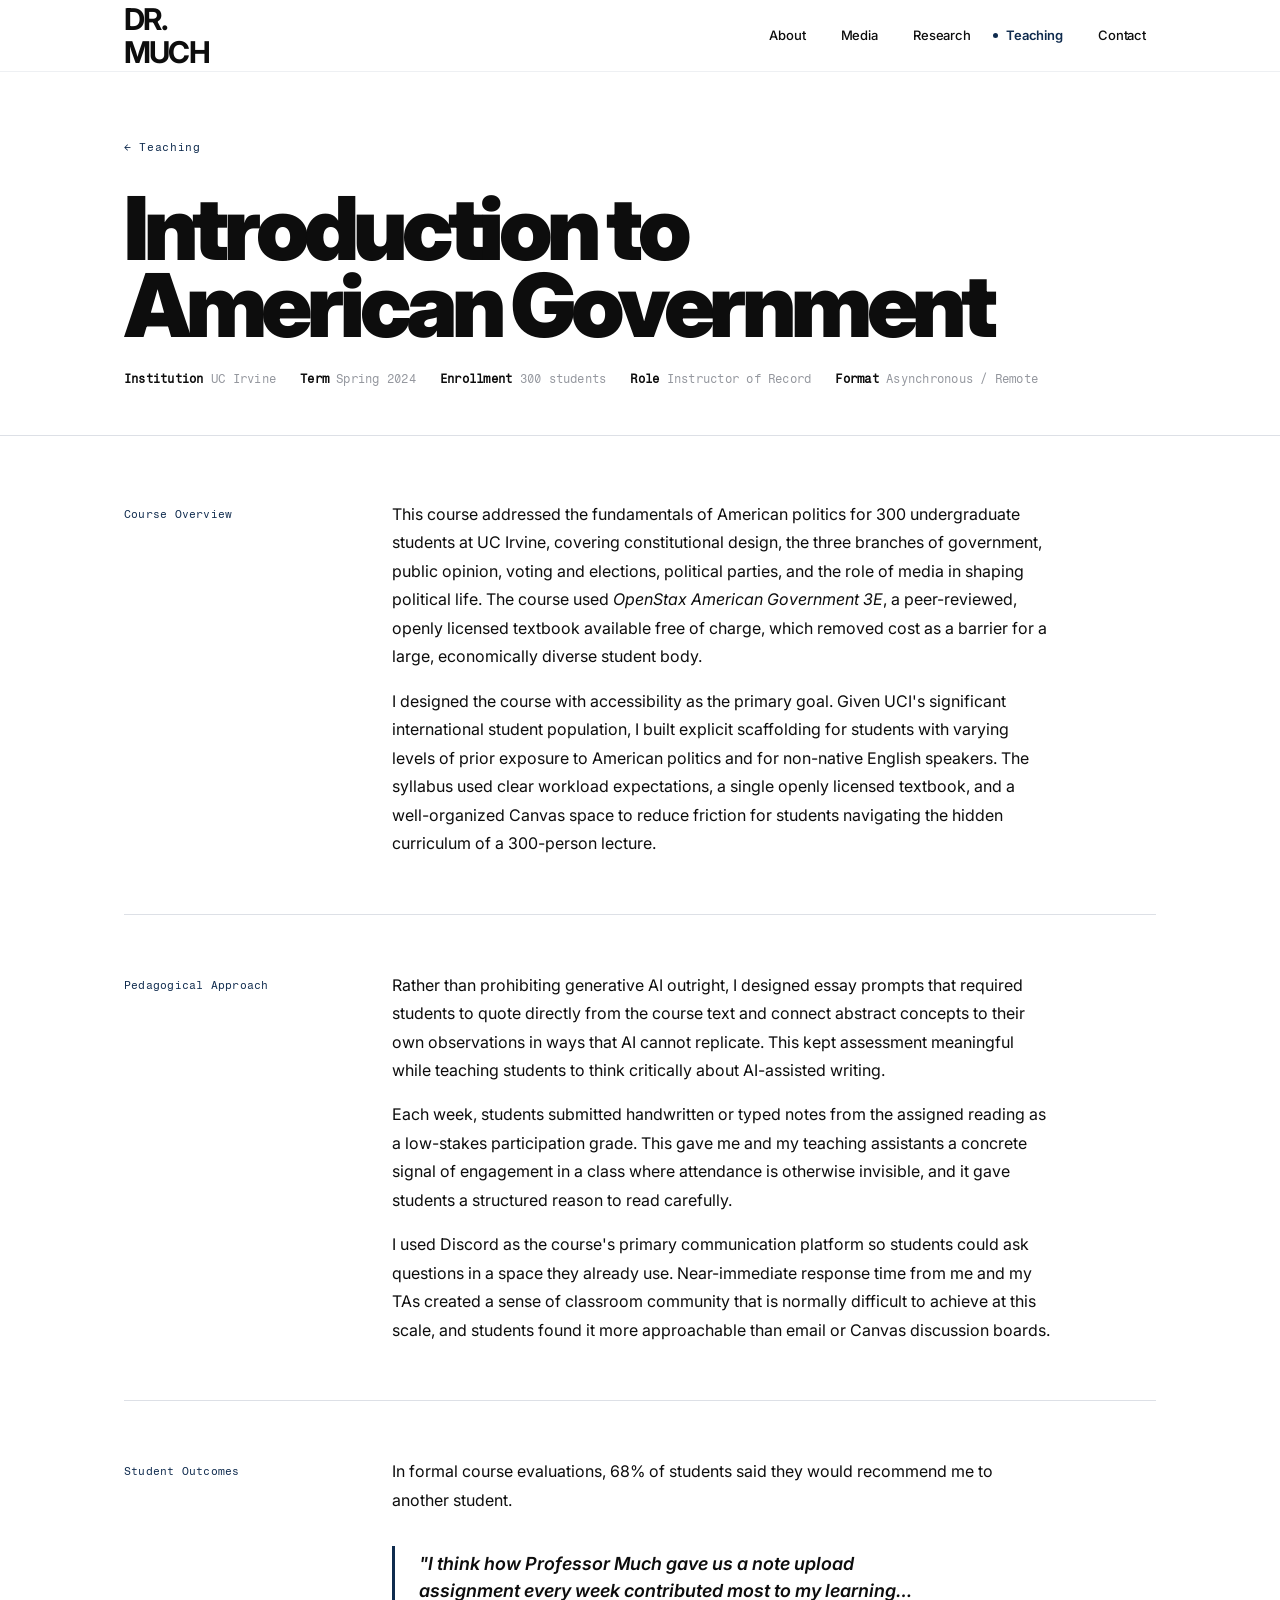
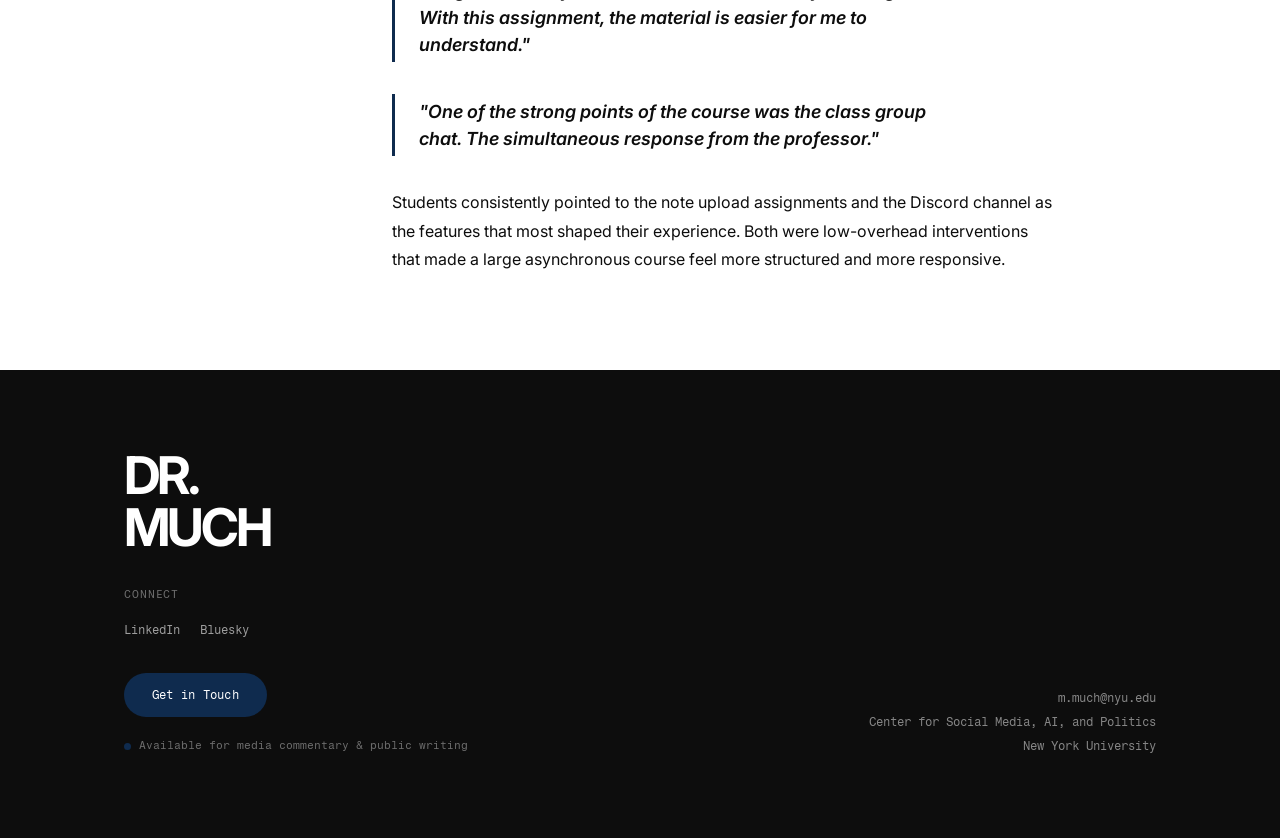
<file: teaching-american-gov.html>
<!DOCTYPE html>
<html lang="en">
<head>
  <meta charset="UTF-8">
  <link rel="icon" type="image/svg+xml" href="assets/favicon.svg">
  <meta name="viewport" content="width=device-width, initial-scale=1.0">
  <title>Introduction to American Government — Melina Much, PhD</title>
  <link rel="stylesheet" href="style.css">
</head>
<body>

  <nav class="site-nav">
    <div class="nav-inner">
      <a href="index.html" class="nav-logo">DR.<br>MUCH</a>
      <button class="nav-menu-btn" id="menuBtn" onclick="toggleMenu()" aria-label="Toggle menu">
        <span></span><span></span><span></span>
      </button>
      <div class="nav-dropdown" id="navDropdown">
        <a href="about.html">About</a>
        <a href="media.html">Media</a>
        <a href="publications.html">Research</a>
        <a href="teaching.html" class="active">Teaching</a>
        <a href="contact.html">Contact</a>
      </div>
    </div>
  </nav>

  <section class="page-hero">
    <div class="container">
      <a href="teaching.html" class="back-link">← Teaching</a>
      <h1>Introduction to<br>American Government</h1>
      <div class="course-hero-meta">
        <span><strong>Institution</strong> UC Irvine</span>
        <span><strong>Term</strong> Spring 2024</span>
        <span><strong>Enrollment</strong> 300 students</span>
        <span><strong>Role</strong> Instructor of Record</span>
        <span><strong>Format</strong> Asynchronous / Remote</span>
      </div>
    </div>
  </section>

  <section class="page-content">
    <div class="container">

      <div class="about-strip" style="padding: 0; background: none;">

        <div class="about-grid">
          <div class="about-label">Course Overview</div>
          <div class="about-text">
            <p>This course addressed the fundamentals of American politics for 300 undergraduate students at UC Irvine, covering constitutional design, the three branches of government, public opinion, voting and elections, political parties, and the role of media in shaping political life. The course used <em>OpenStax American Government 3E</em>, a peer-reviewed, openly licensed textbook available free of charge, which removed cost as a barrier for a large, economically diverse student body.</p>
            <p>I designed the course with accessibility as the primary goal. Given UCI's significant international student population, I built explicit scaffolding for students with varying levels of prior exposure to American politics and for non-native English speakers. The syllabus used clear workload expectations, a single openly licensed textbook, and a well-organized Canvas space to reduce friction for students navigating the hidden curriculum of a 300-person lecture.</p>
          </div>
        </div>

        <div class="about-grid">
          <div class="about-label">Pedagogical Approach</div>
          <div class="about-text">
            <p>Rather than prohibiting generative AI outright, I designed essay prompts that required students to quote directly from the course text and connect abstract concepts to their own observations in ways that AI cannot replicate. This kept assessment meaningful while teaching students to think critically about AI-assisted writing.</p>
            <p>Each week, students submitted handwritten or typed notes from the assigned reading as a low-stakes participation grade. This gave me and my teaching assistants a concrete signal of engagement in a class where attendance is otherwise invisible, and it gave students a structured reason to read carefully.</p>
            <p>I used Discord as the course's primary communication platform so students could ask questions in a space they already use. Near-immediate response time from me and my TAs created a sense of classroom community that is normally difficult to achieve at this scale, and students found it more approachable than email or Canvas discussion boards.</p>
          </div>
        </div>

        <div class="about-grid">
          <div class="about-label">Student Outcomes</div>
          <div class="about-text">
            <p>In formal course evaluations, 68% of students said they would recommend me to another student.</p>

            <div class="pull-quote">
              <p>"I think how Professor Much gave us a note upload assignment every week contributed most to my learning… With this assignment, the material is easier for me to understand."</p>
            </div>

            <div class="pull-quote">
              <p>"One of the strong points of the course was the class group chat. The simultaneous response from the professor."</p>
            </div>

            <p>Students consistently pointed to the note upload assignments and the Discord channel as the features that most shaped their experience. Both were low-overhead interventions that made a large asynchronous course feel more structured and more responsive.</p>
          </div>
        </div>

      </div>

    </div>
  </section>

  <footer class="site-footer">
    <div class="container">
      <div class="footer-inner">
        <div>
          <div class="footer-logo">DR.<br>MUCH</div>
          <div class="footer-cta-label">Connect</div>
          <div class="footer-social">
            <a href="https://www.linkedin.com/in/melinamuch/" target="_blank" rel="noopener">LinkedIn</a>
            <a href="https://bsky.app/profile/melinamuch.bsky.social" target="_blank" rel="noopener">Bluesky</a>
          </div>
          <a href="contact.html" class="btn-cta">Get in Touch</a>
          <div class="pulse-wrap">
            <span class="pulse-dot"></span>
            Available for media commentary &amp; public writing
          </div>
        </div>
        <div class="footer-info">
          <p>
            <a href="mailto:m.much@nyu.edu">m.much@nyu.edu</a><br>
            <a href="https://csmapnyu.org/" target="_blank" rel="noopener">Center for Social Media, AI, and Politics</a><br>
            New York University
          </p>
        </div>
      </div>
    </div>
  </footer>

  <script>
    function toggleMenu() {
      const btn = document.getElementById('menuBtn');
      const dd  = document.getElementById('navDropdown');
      btn.classList.toggle('open');
      dd.classList.toggle('open');
    }
    document.addEventListener('click', function(e) {
      const btn = document.getElementById('menuBtn');
      const dd  = document.getElementById('navDropdown');
      if (!btn || !dd) return;
      if (!btn.contains(e.target) && !dd.contains(e.target)) {
        btn.classList.remove('open');
        dd.classList.remove('open');
      }
    });
  </script>
</body>
</html>
</file>
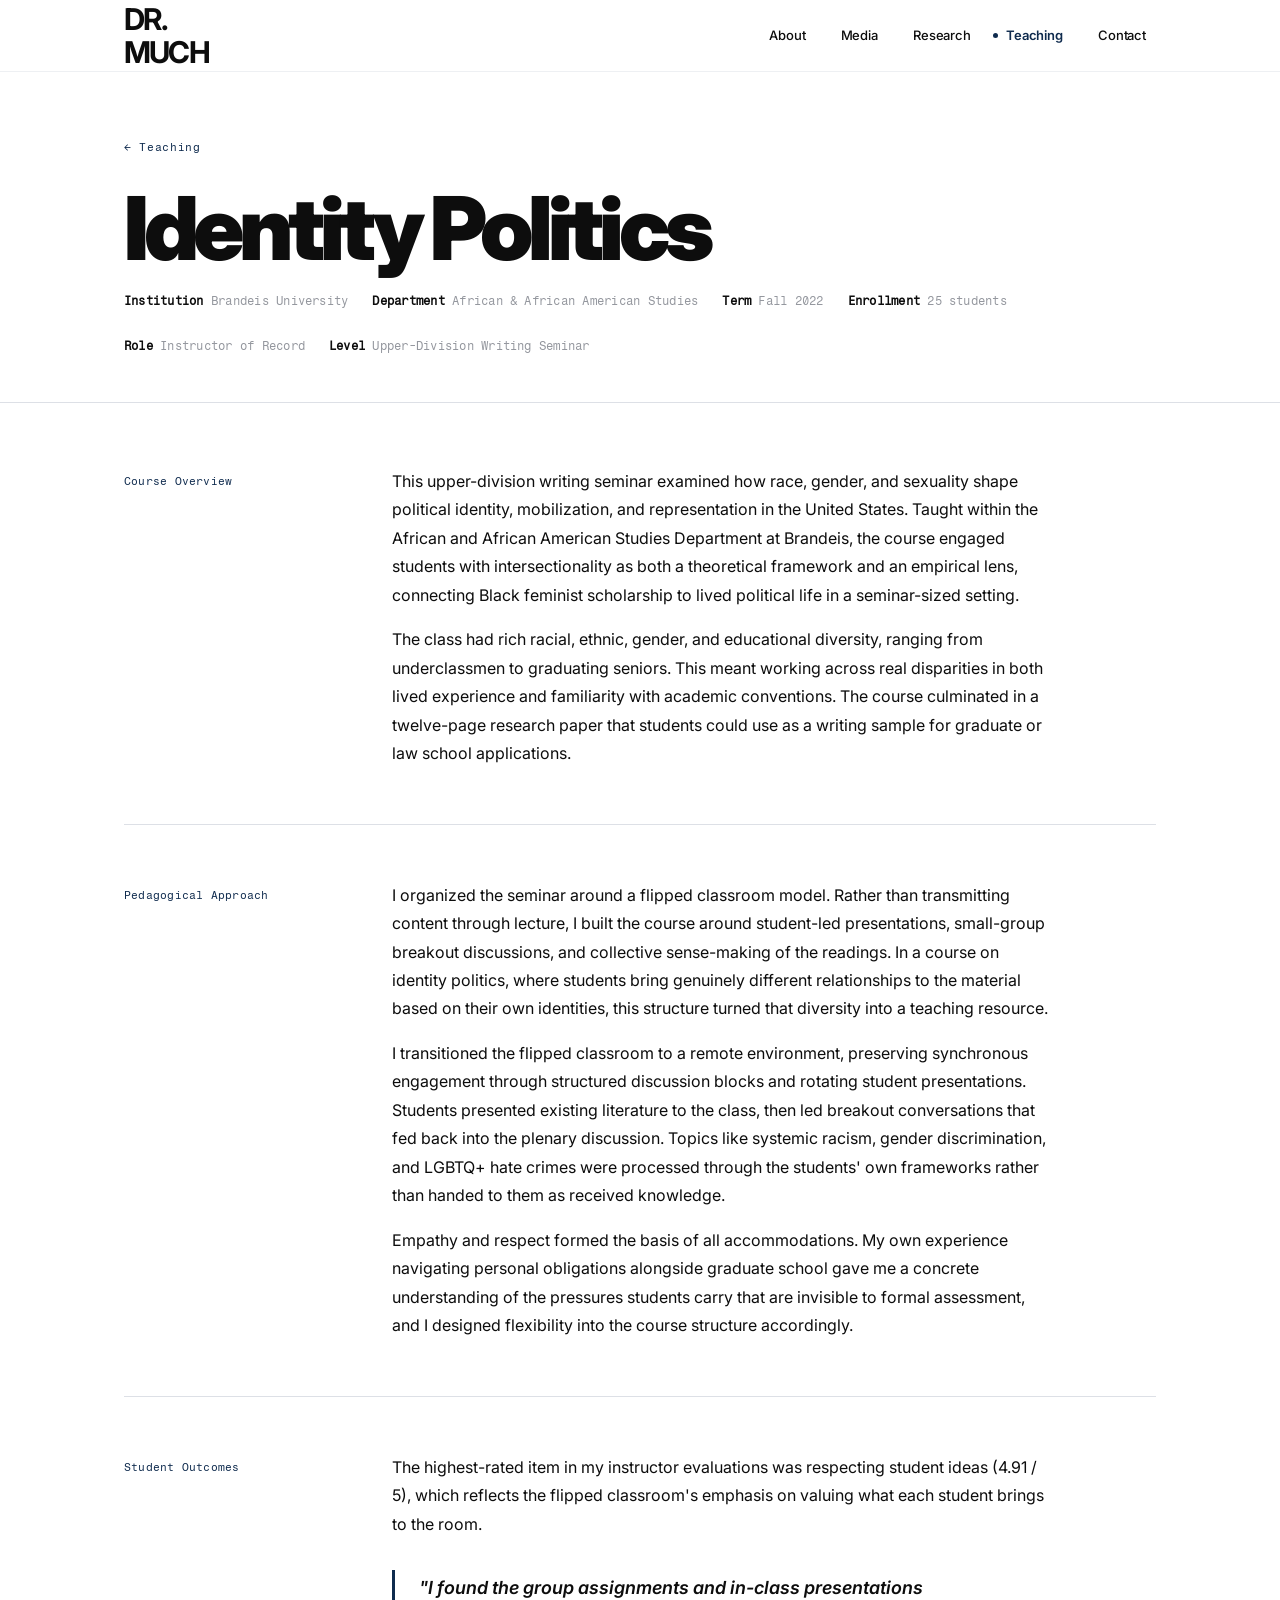
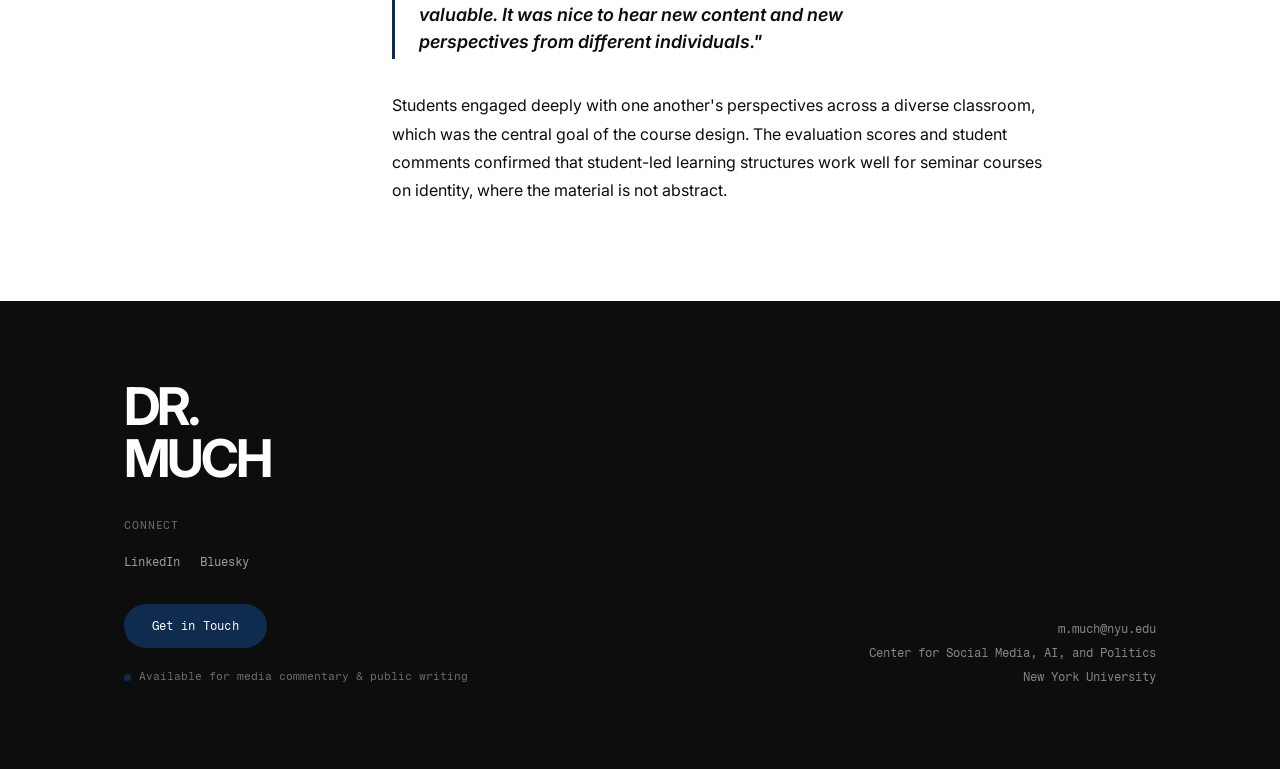
<file: teaching-identity-politics.html>
<!DOCTYPE html>
<html lang="en">
<head>
  <meta charset="UTF-8">
  <link rel="icon" type="image/svg+xml" href="assets/favicon.svg">
  <meta name="viewport" content="width=device-width, initial-scale=1.0">
  <title>Identity Politics — Melina Much, PhD</title>
  <link rel="stylesheet" href="style.css">
</head>
<body>

  <nav class="site-nav">
    <div class="nav-inner">
      <a href="index.html" class="nav-logo">DR.<br>MUCH</a>
      <button class="nav-menu-btn" id="menuBtn" onclick="toggleMenu()" aria-label="Toggle menu">
        <span></span><span></span><span></span>
      </button>
      <div class="nav-dropdown" id="navDropdown">
        <a href="about.html">About</a>
        <a href="media.html">Media</a>
        <a href="publications.html">Research</a>
        <a href="teaching.html" class="active">Teaching</a>
        <a href="contact.html">Contact</a>
      </div>
    </div>
  </nav>

  <section class="page-hero">
    <div class="container">
      <a href="teaching.html" class="back-link">← Teaching</a>
      <h1>Identity Politics</h1>
      <div class="course-hero-meta">
        <span><strong>Institution</strong> Brandeis University</span>
        <span><strong>Department</strong> African &amp; African American Studies</span>
        <span><strong>Term</strong> Fall 2022</span>
        <span><strong>Enrollment</strong> 25 students</span>
        <span><strong>Role</strong> Instructor of Record</span>
        <span><strong>Level</strong> Upper-Division Writing Seminar</span>
      </div>
    </div>
  </section>

  <section class="page-content">
    <div class="container">

      <div class="about-strip" style="padding: 0; background: none;">

        <div class="about-grid">
          <div class="about-label">Course Overview</div>
          <div class="about-text">
            <p>This upper-division writing seminar examined how race, gender, and sexuality shape political identity, mobilization, and representation in the United States. Taught within the African and African American Studies Department at Brandeis, the course engaged students with intersectionality as both a theoretical framework and an empirical lens, connecting Black feminist scholarship to lived political life in a seminar-sized setting.</p>
            <p>The class had rich racial, ethnic, gender, and educational diversity, ranging from underclassmen to graduating seniors. This meant working across real disparities in both lived experience and familiarity with academic conventions. The course culminated in a twelve-page research paper that students could use as a writing sample for graduate or law school applications.</p>
          </div>
        </div>

        <div class="about-grid">
          <div class="about-label">Pedagogical Approach</div>
          <div class="about-text">
            <p>I organized the seminar around a flipped classroom model. Rather than transmitting content through lecture, I built the course around student-led presentations, small-group breakout discussions, and collective sense-making of the readings. In a course on identity politics, where students bring genuinely different relationships to the material based on their own identities, this structure turned that diversity into a teaching resource.</p>
            <p>I transitioned the flipped classroom to a remote environment, preserving synchronous engagement through structured discussion blocks and rotating student presentations. Students presented existing literature to the class, then led breakout conversations that fed back into the plenary discussion. Topics like systemic racism, gender discrimination, and LGBTQ+ hate crimes were processed through the students' own frameworks rather than handed to them as received knowledge.</p>
            <p>Empathy and respect formed the basis of all accommodations. My own experience navigating personal obligations alongside graduate school gave me a concrete understanding of the pressures students carry that are invisible to formal assessment, and I designed flexibility into the course structure accordingly.</p>
          </div>
        </div>

        <div class="about-grid">
          <div class="about-label">Student Outcomes</div>
          <div class="about-text">
            <p>The highest-rated item in my instructor evaluations was respecting student ideas (4.91 / 5), which reflects the flipped classroom's emphasis on valuing what each student brings to the room.</p>

            <div class="pull-quote">
              <p>"I found the group assignments and in-class presentations valuable. It was nice to hear new content and new perspectives from different individuals."</p>
            </div>

            <p>Students engaged deeply with one another's perspectives across a diverse classroom, which was the central goal of the course design. The evaluation scores and student comments confirmed that student-led learning structures work well for seminar courses on identity, where the material is not abstract.</p>
          </div>
        </div>

      </div>

    </div>
  </section>

  <footer class="site-footer">
    <div class="container">
      <div class="footer-inner">
        <div>
          <div class="footer-logo">DR.<br>MUCH</div>
          <div class="footer-cta-label">Connect</div>
          <div class="footer-social">
            <a href="https://www.linkedin.com/in/melinamuch/" target="_blank" rel="noopener">LinkedIn</a>
            <a href="https://bsky.app/profile/melinamuch.bsky.social" target="_blank" rel="noopener">Bluesky</a>
          </div>
          <a href="contact.html" class="btn-cta">Get in Touch</a>
          <div class="pulse-wrap">
            <span class="pulse-dot"></span>
            Available for media commentary &amp; public writing
          </div>
        </div>
        <div class="footer-info">
          <p>
            <a href="mailto:m.much@nyu.edu">m.much@nyu.edu</a><br>
            <a href="https://csmapnyu.org/" target="_blank" rel="noopener">Center for Social Media, AI, and Politics</a><br>
            New York University
          </p>
        </div>
      </div>
    </div>
  </footer>

  <script>
    function toggleMenu() {
      const btn = document.getElementById('menuBtn');
      const dd  = document.getElementById('navDropdown');
      btn.classList.toggle('open');
      dd.classList.toggle('open');
    }
    document.addEventListener('click', function(e) {
      const btn = document.getElementById('menuBtn');
      const dd  = document.getElementById('navDropdown');
      if (!btn || !dd) return;
      if (!btn.contains(e.target) && !dd.contains(e.target)) {
        btn.classList.remove('open');
        dd.classList.remove('open');
      }
    });
  </script>
</body>
</html>
</file>
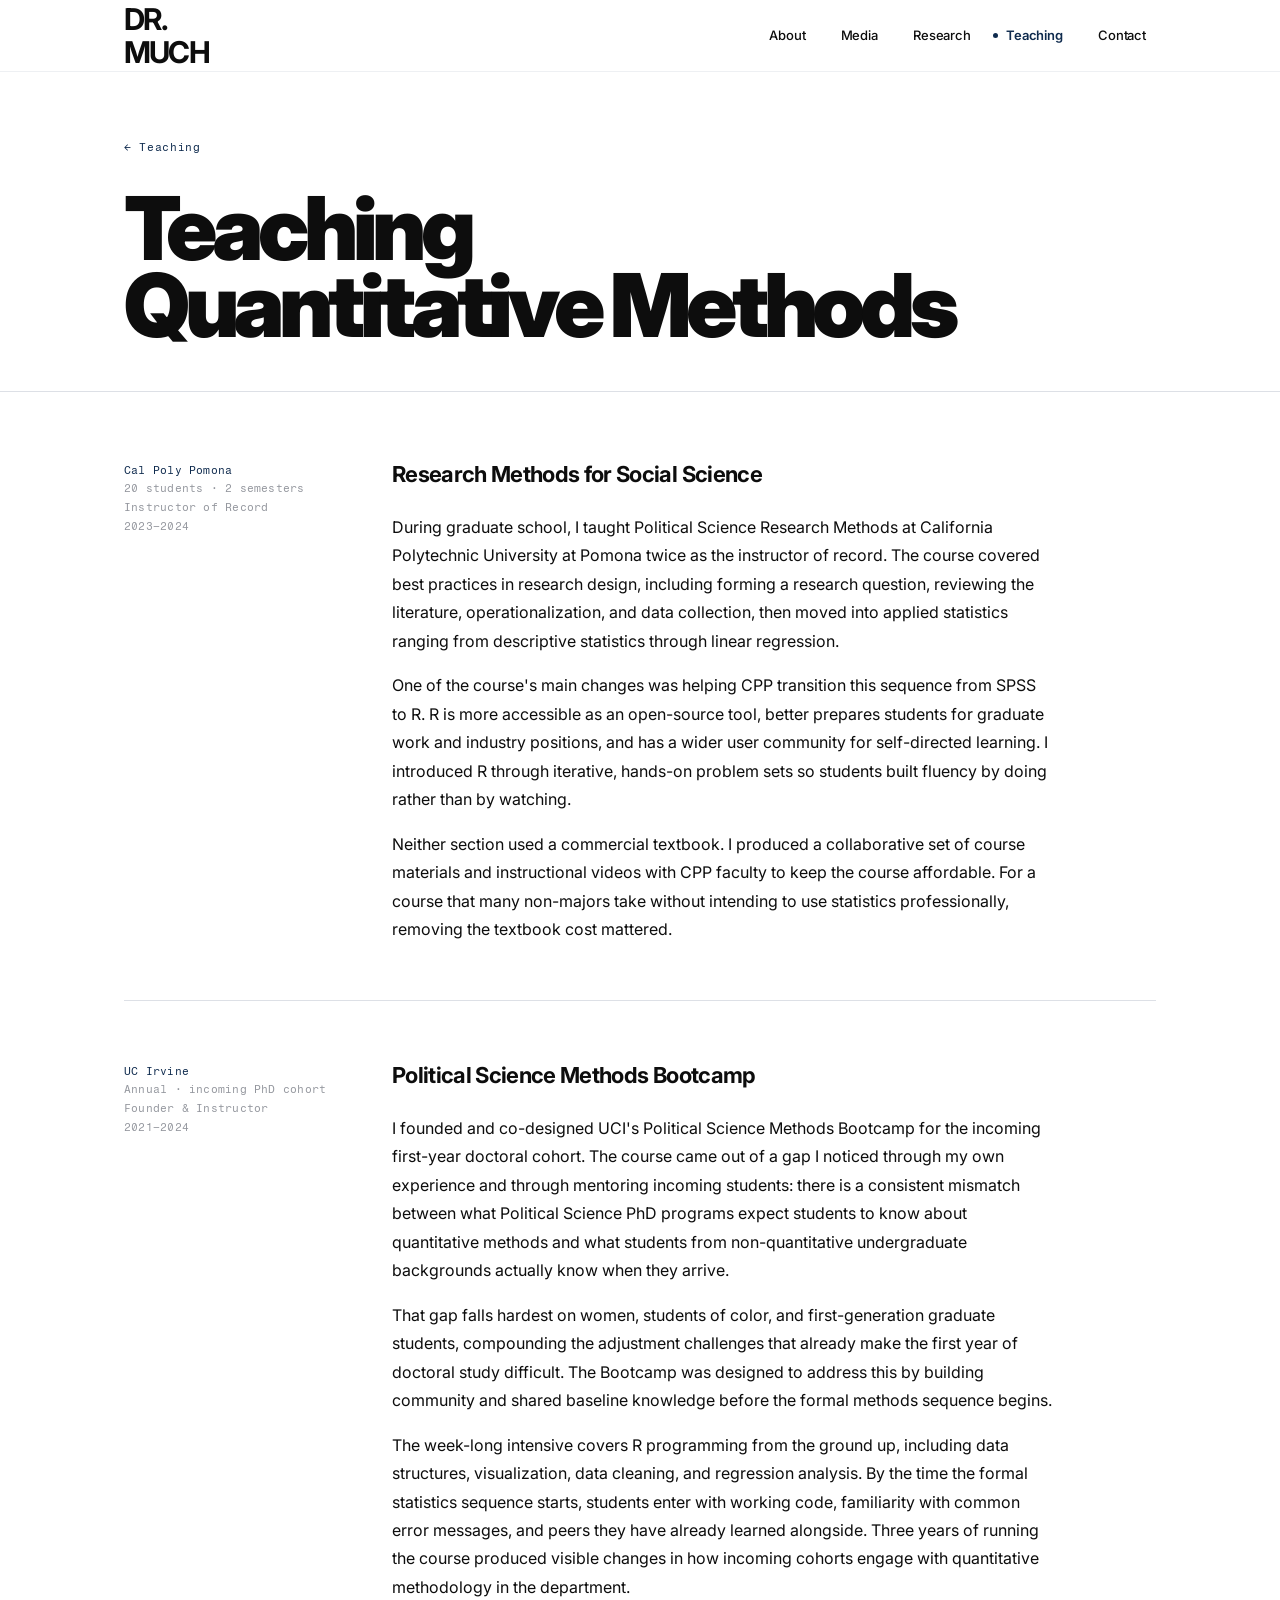
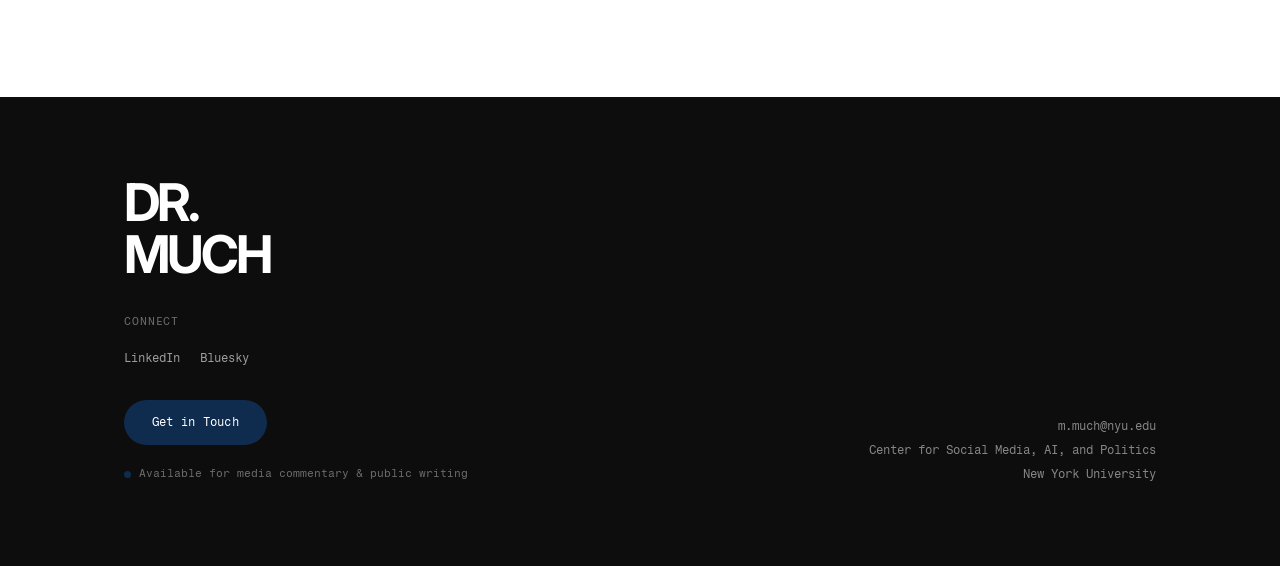
<file: teaching-methods.html>
<!DOCTYPE html>
<html lang="en">
<head>
  <meta charset="UTF-8">
  <link rel="icon" type="image/svg+xml" href="assets/favicon.svg">
  <meta name="viewport" content="width=device-width, initial-scale=1.0">
  <title>Quantitative Methods Teaching — Melina Much, PhD</title>
  <link rel="stylesheet" href="style.css">
</head>
<body>

  <nav class="site-nav">
    <div class="nav-inner">
      <a href="index.html" class="nav-logo">DR.<br>MUCH</a>
      <button class="nav-menu-btn" id="menuBtn" onclick="toggleMenu()" aria-label="Toggle menu">
        <span></span><span></span><span></span>
      </button>
      <div class="nav-dropdown" id="navDropdown">
        <a href="about.html">About</a>
        <a href="media.html">Media</a>
        <a href="publications.html">Research</a>
        <a href="teaching.html" class="active">Teaching</a>
        <a href="contact.html">Contact</a>
      </div>
    </div>
  </nav>

  <section class="page-hero">
    <div class="container">
      <a href="teaching.html" class="back-link">← Teaching</a>
      <h1>Teaching<br>Quantitative Methods</h1>
    </div>
  </section>

  <section class="page-content">
    <div class="container">

      <div class="about-strip" style="padding: 0; background: none;">

        <!-- Research Methods for Social Science (CPP) -->
        <div class="about-grid" style="padding-top: 0;">
          <div class="about-label">
            Cal Poly Pomona<br>
            <span style="font-weight: 400; color: var(--gray-400);">20 students · 2 semesters<br>Instructor of Record<br>2023–2024</span>
          </div>
          <div class="about-text">
            <h2 style="font-family: var(--font-sans); font-weight: 700; font-size: 22px; letter-spacing: -0.03em; margin-bottom: 20px;">Research Methods for Social Science</h2>
            <p>During graduate school, I taught Political Science Research Methods at California Polytechnic University at Pomona twice as the instructor of record. The course covered best practices in research design, including forming a research question, reviewing the literature, operationalization, and data collection, then moved into applied statistics ranging from descriptive statistics through linear regression.</p>
            <p>One of the course's main changes was helping CPP transition this sequence from SPSS to R. R is more accessible as an open-source tool, better prepares students for graduate work and industry positions, and has a wider user community for self-directed learning. I introduced R through iterative, hands-on problem sets so students built fluency by doing rather than by watching.</p>
            <p>Neither section used a commercial textbook. I produced a collaborative set of course materials and instructional videos with CPP faculty to keep the course affordable. For a course that many non-majors take without intending to use statistics professionally, removing the textbook cost mattered.</p>
          </div>
        </div>

        <!-- UCI Methods Bootcamp -->
        <div class="about-grid" id="bootcamp">
          <div class="about-label">
            UC Irvine<br>
            <span style="font-weight: 400; color: var(--gray-400);">Annual · incoming PhD cohort<br>Founder &amp; Instructor<br>2021–2024</span>
          </div>
          <div class="about-text">
            <h2 style="font-family: var(--font-sans); font-weight: 700; font-size: 22px; letter-spacing: -0.03em; margin-bottom: 20px;">Political Science Methods Bootcamp</h2>
            <p>I founded and co-designed UCI's Political Science Methods Bootcamp for the incoming first-year doctoral cohort. The course came out of a gap I noticed through my own experience and through mentoring incoming students: there is a consistent mismatch between what Political Science PhD programs expect students to know about quantitative methods and what students from non-quantitative undergraduate backgrounds actually know when they arrive.</p>
            <p>That gap falls hardest on women, students of color, and first-generation graduate students, compounding the adjustment challenges that already make the first year of doctoral study difficult. The Bootcamp was designed to address this by building community and shared baseline knowledge before the formal methods sequence begins.</p>
            <p>The week-long intensive covers R programming from the ground up, including data structures, visualization, data cleaning, and regression analysis. By the time the formal statistics sequence starts, students enter with working code, familiarity with common error messages, and peers they have already learned alongside. Three years of running the course produced visible changes in how incoming cohorts engage with quantitative methodology in the department.</p>

          </div>
        </div>

      </div>

    </div>
  </section>

  <footer class="site-footer">
    <div class="container">
      <div class="footer-inner">
        <div>
          <div class="footer-logo">DR.<br>MUCH</div>
          <div class="footer-cta-label">Connect</div>
          <div class="footer-social">
            <a href="https://www.linkedin.com/in/melinamuch/" target="_blank" rel="noopener">LinkedIn</a>
            <a href="https://bsky.app/profile/melinamuch.bsky.social" target="_blank" rel="noopener">Bluesky</a>
          </div>
          <a href="contact.html" class="btn-cta">Get in Touch</a>
          <div class="pulse-wrap">
            <span class="pulse-dot"></span>
            Available for media commentary &amp; public writing
          </div>
        </div>
        <div class="footer-info">
          <p>
            <a href="mailto:m.much@nyu.edu">m.much@nyu.edu</a><br>
            <a href="https://csmapnyu.org/" target="_blank" rel="noopener">Center for Social Media, AI, and Politics</a><br>
            New York University
          </p>
        </div>
      </div>
    </div>
  </footer>

  <script>
    function toggleMenu() {
      const btn = document.getElementById('menuBtn');
      const dd  = document.getElementById('navDropdown');
      btn.classList.toggle('open');
      dd.classList.toggle('open');
    }
    document.addEventListener('click', function(e) {
      const btn = document.getElementById('menuBtn');
      const dd  = document.getElementById('navDropdown');
      if (!btn || !dd) return;
      if (!btn.contains(e.target) && !dd.contains(e.target)) {
        btn.classList.remove('open');
        dd.classList.remove('open');
      }
    });
  </script>
</body>
</html>
</file>
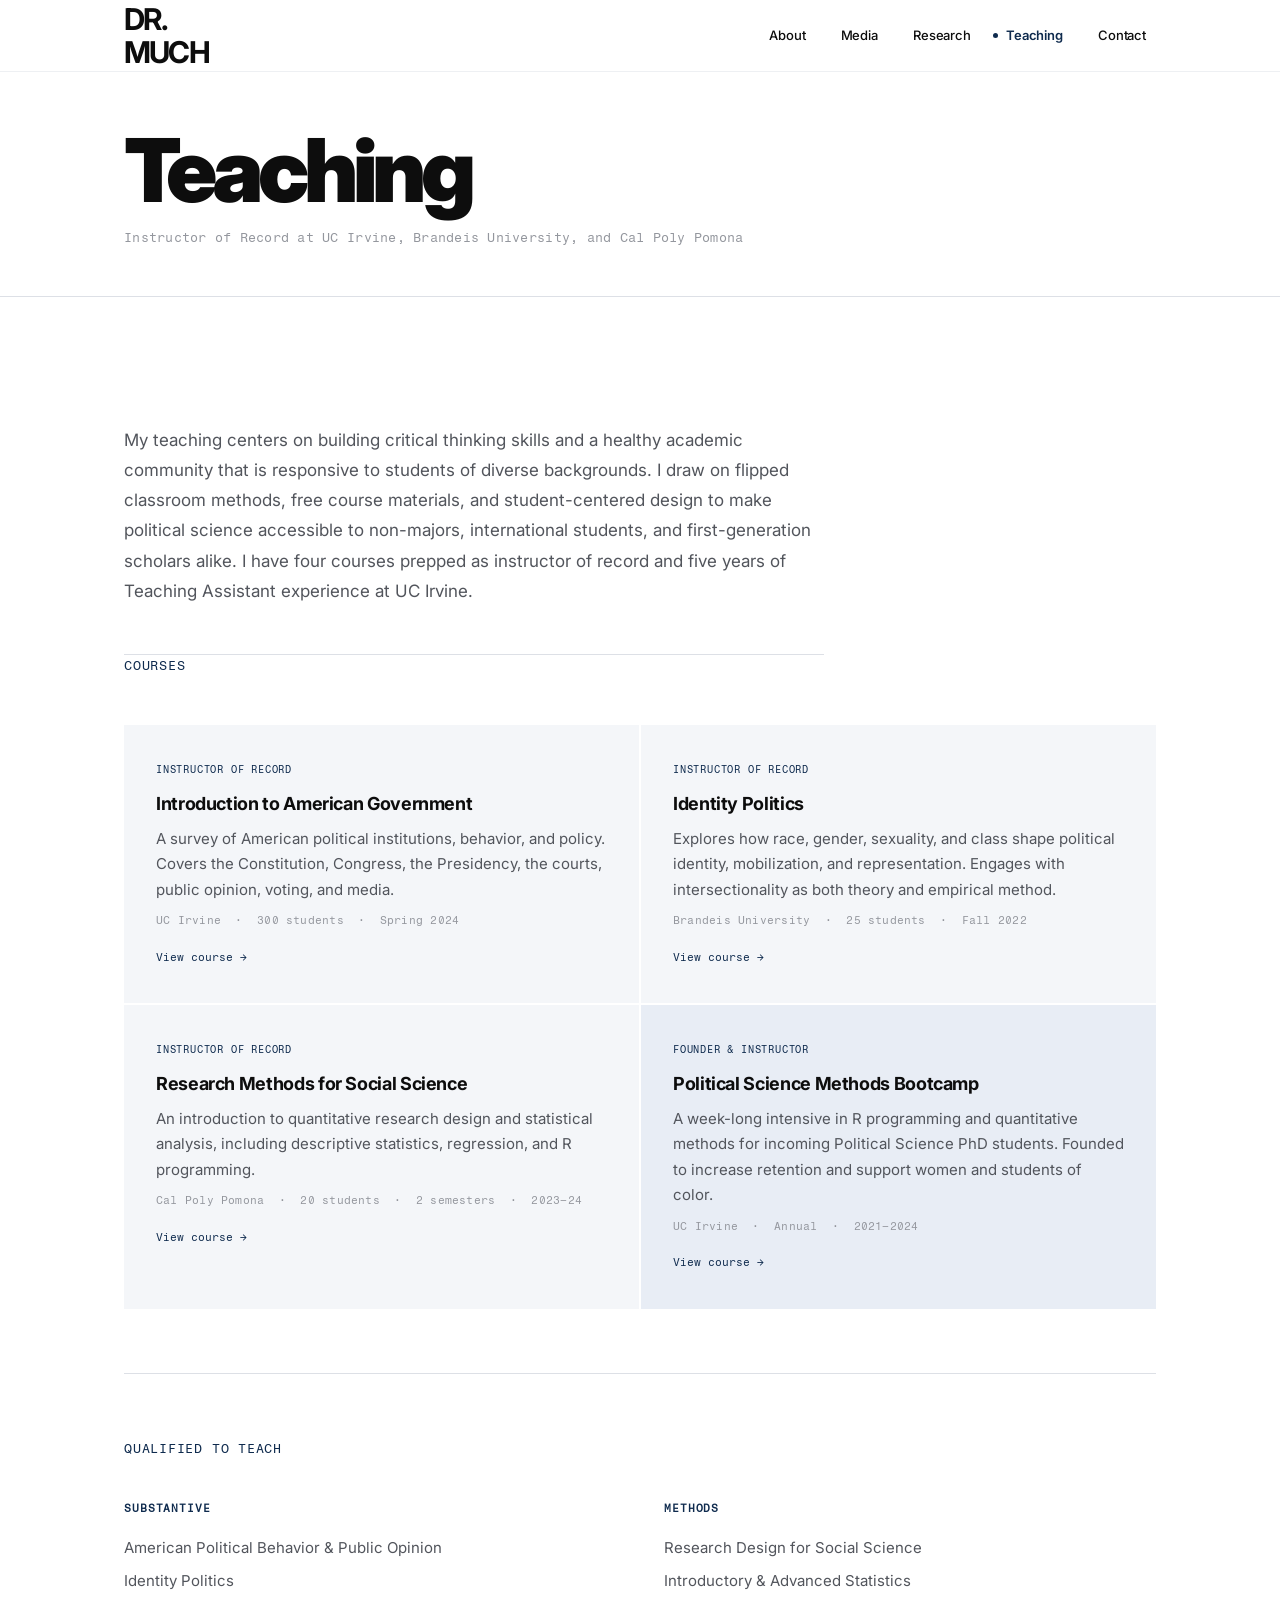
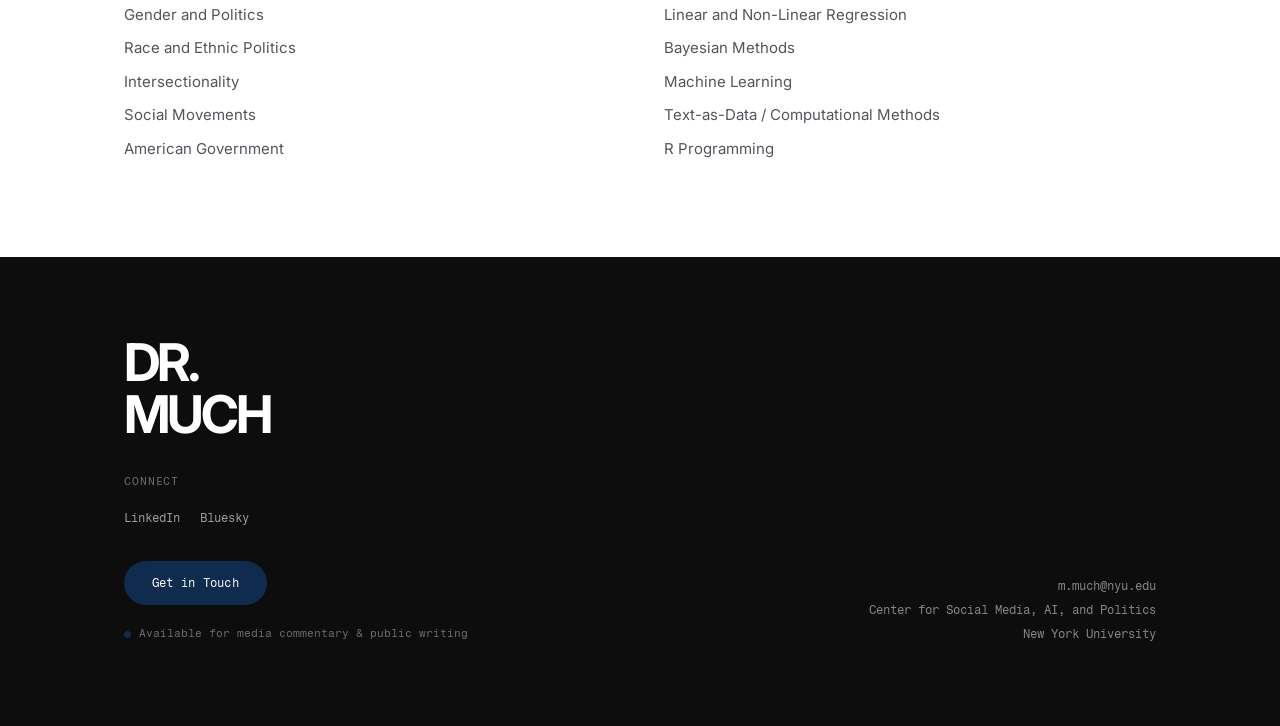
<file: teaching.html>
<!DOCTYPE html>
<html lang="en">
<head>
  <meta charset="UTF-8">
  <link rel="icon" type="image/svg+xml" href="assets/favicon.svg">
  <meta name="viewport" content="width=device-width, initial-scale=1.0">
  <title>Teaching — Melina Much, PhD</title>
  <link rel="stylesheet" href="style.css">
</head>
<body>

  <nav class="site-nav">
    <div class="nav-inner">
      <a href="index.html" class="nav-logo">DR.<br>MUCH</a>
      <button class="nav-menu-btn" id="menuBtn" onclick="toggleMenu()" aria-label="Toggle menu">
        <span></span><span></span><span></span>
      </button>
      <div class="nav-dropdown" id="navDropdown">
        <a href="about.html">About</a>
        <a href="media.html">Media</a>
        <a href="publications.html">Research</a>
        <a href="teaching.html" class="active">Teaching</a>
        <a href="contact.html">Contact</a>
      </div>
    </div>
  </nav>

  <section class="page-hero">
    <div class="container">
      <h1>Teaching</h1>
      <p class="page-hero-sub">Instructor of Record at UC Irvine, Brandeis University, and Cal Poly Pomona</p>
    </div>
  </section>

  <section class="page-content">
    <div class="container">

      <div class="teaching-intro">
        <p>My teaching centers on building critical thinking skills and a healthy academic community that is responsive to students of diverse backgrounds. I draw on flipped classroom methods, free course materials, and student-centered design to make political science accessible to non-majors, international students, and first-generation scholars alike. I have four courses prepped as instructor of record and five years of Teaching Assistant experience at UC Irvine.</p>
      </div>

      <div class="section-header">
        <span class="section-title">Courses</span>
      </div>

      <div class="course-grid-4">

        <a href="teaching-american-gov.html" class="course-card-link">
          <div class="course-card">
            <div class="course-tag">Instructor of Record</div>
            <h3>Introduction to American Government</h3>
            <p>A survey of American political institutions, behavior, and policy. Covers the Constitution, Congress, the Presidency, the courts, public opinion, voting, and media.</p>
            <div class="course-meta">UC Irvine &nbsp;·&nbsp; 300 students &nbsp;·&nbsp; Spring 2024</div>
            <span class="course-arrow">View course →</span>
          </div>
        </a>

        <a href="teaching-identity-politics.html" class="course-card-link">
          <div class="course-card">
            <div class="course-tag">Instructor of Record</div>
            <h3>Identity Politics</h3>
            <p>Explores how race, gender, sexuality, and class shape political identity, mobilization, and representation. Engages with intersectionality as both theory and empirical method.</p>
            <div class="course-meta">Brandeis University &nbsp;·&nbsp; 25 students &nbsp;·&nbsp; Fall 2022</div>
            <span class="course-arrow">View course →</span>
          </div>
        </a>

        <a href="teaching-methods.html" class="course-card-link">
          <div class="course-card">
            <div class="course-tag">Instructor of Record</div>
            <h3>Research Methods for Social Science</h3>
            <p>An introduction to quantitative research design and statistical analysis, including descriptive statistics, regression, and R programming.</p>
            <div class="course-meta">Cal Poly Pomona &nbsp;·&nbsp; 20 students &nbsp;·&nbsp; 2 semesters &nbsp;·&nbsp; 2023–24</div>
            <span class="course-arrow">View course →</span>
          </div>
        </a>

        <a href="teaching-methods.html#bootcamp" class="course-card-link">
          <div class="course-card course-card--founder">
            <div class="course-tag">Founder &amp; Instructor</div>
            <h3>Political Science Methods Bootcamp</h3>
            <p>A week-long intensive in R programming and quantitative methods for incoming Political Science PhD students. Founded to increase retention and support women and students of color.</p>
            <div class="course-meta">UC Irvine &nbsp;·&nbsp; Annual &nbsp;·&nbsp; 2021–2024</div>
            <span class="course-arrow">View course →</span>
          </div>
        </a>

      </div>

      <div class="teaching-areas">
        <div class="section-header">
          <span class="section-title">Qualified to Teach</span>
        </div>
        <div class="areas-grid">
          <div class="areas-col">
            <h3>Substantive</h3>
            <ul>
              <li>American Political Behavior &amp; Public Opinion</li>
              <li>Identity Politics</li>
              <li>Gender and Politics</li>
              <li>Race and Ethnic Politics</li>
              <li>Intersectionality</li>
              <li>Social Movements</li>
              <li>American Government</li>
            </ul>
          </div>
          <div class="areas-col">
            <h3>Methods</h3>
            <ul>
              <li>Research Design for Social Science</li>
              <li>Introductory &amp; Advanced Statistics</li>
              <li>Linear and Non-Linear Regression</li>
              <li>Bayesian Methods</li>
              <li>Machine Learning</li>
              <li>Text-as-Data / Computational Methods</li>
              <li>R Programming</li>
            </ul>
          </div>
        </div>
      </div>

    </div>
  </section>

  <footer class="site-footer">
    <div class="container">
      <div class="footer-inner">
        <div>
          <div class="footer-logo">DR.<br>MUCH</div>
          <div class="footer-cta-label">Connect</div>
          <div class="footer-social">
            <a href="https://www.linkedin.com/in/melinamuch/" target="_blank" rel="noopener">LinkedIn</a>
            <a href="https://bsky.app/profile/melinamuch.bsky.social" target="_blank" rel="noopener">Bluesky</a>
          </div>
          <a href="contact.html" class="btn-cta">Get in Touch</a>
          <div class="pulse-wrap">
            <span class="pulse-dot"></span>
            Available for media commentary &amp; public writing
          </div>
        </div>
        <div class="footer-info">
          <p>
            <a href="mailto:m.much@nyu.edu">m.much@nyu.edu</a><br>
            <a href="https://csmapnyu.org/" target="_blank" rel="noopener">Center for Social Media, AI, and Politics</a><br>
            New York University
          </p>
        </div>
      </div>
    </div>
  </footer>

  <script>
    function toggleMenu() {
      const btn = document.getElementById('menuBtn');
      const dd  = document.getElementById('navDropdown');
      btn.classList.toggle('open');
      dd.classList.toggle('open');
    }
    document.addEventListener('click', function(e) {
      const btn = document.getElementById('menuBtn');
      const dd  = document.getElementById('navDropdown');
      if (!btn || !dd) return;
      if (!btn.contains(e.target) && !dd.contains(e.target)) {
        btn.classList.remove('open');
        dd.classList.remove('open');
      }
    });
  </script>
</body>
</html>
</file>
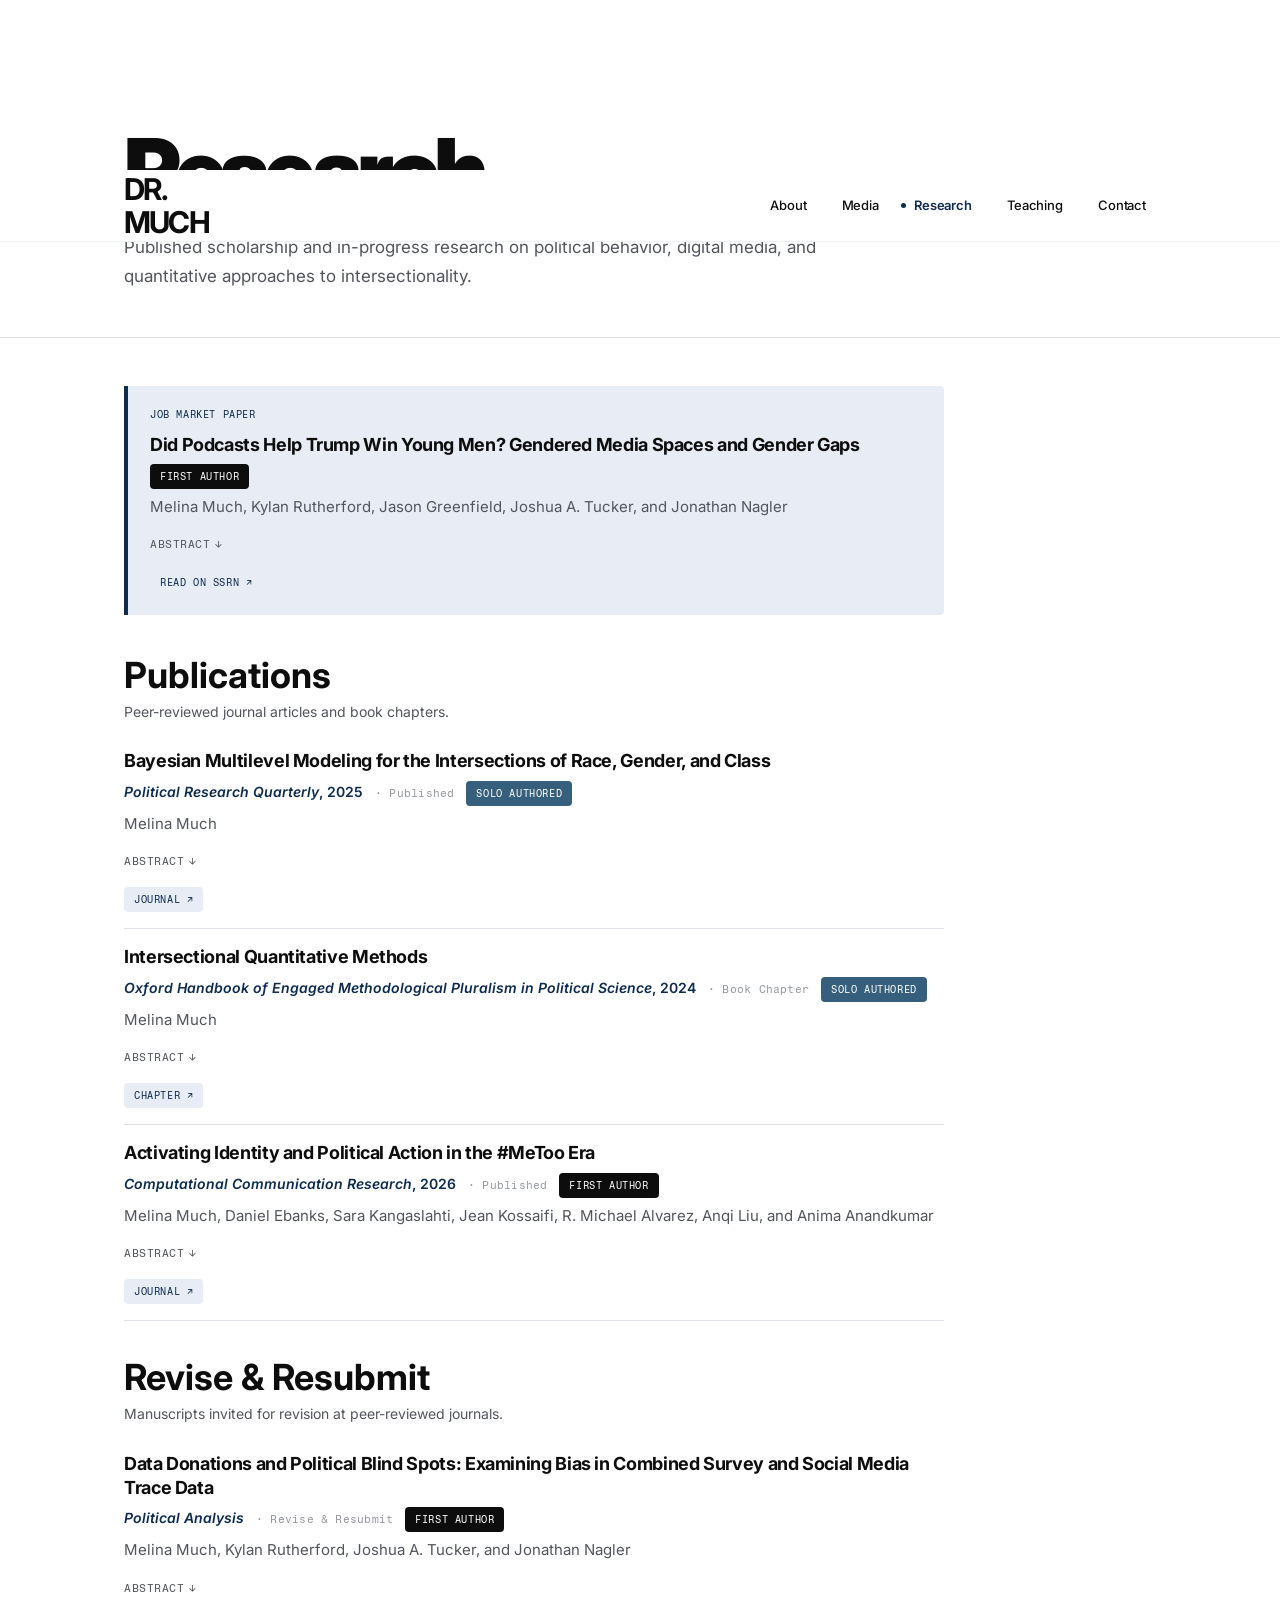
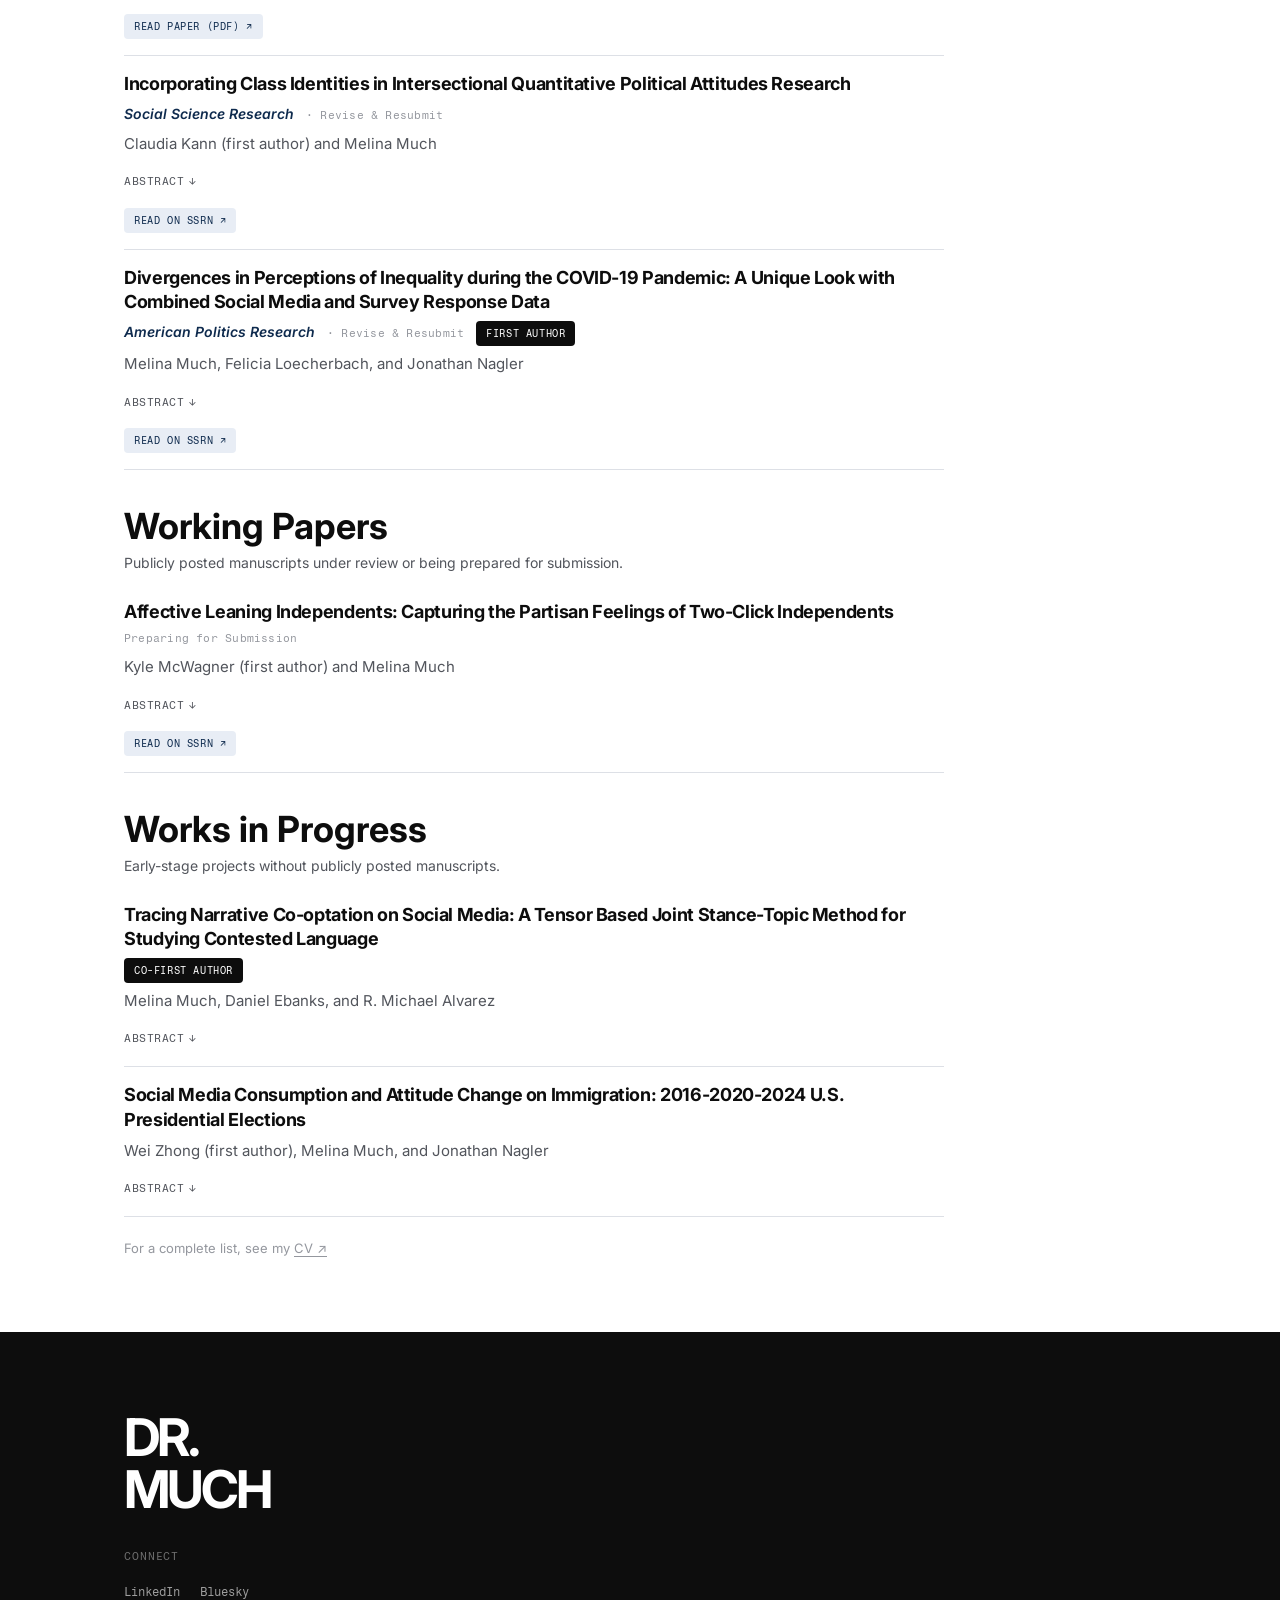
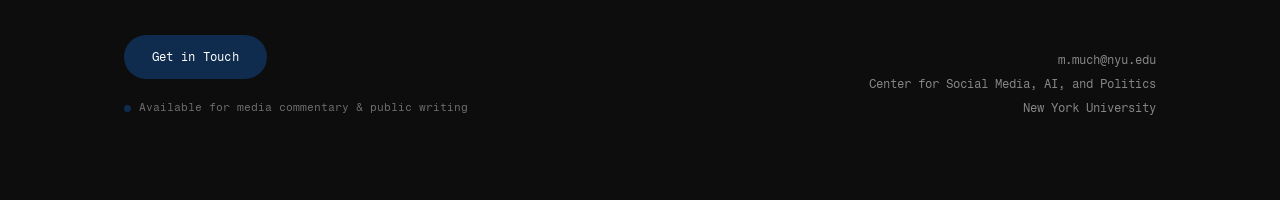
<file: wip.html>
<!DOCTYPE html>
<html lang="en">
<head>
  <meta charset="UTF-8">
  <link rel="icon" type="image/svg+xml" href="assets/favicon.svg">
  <meta name="viewport" content="width=device-width, initial-scale=1.0">
  <meta http-equiv="refresh" content="0; url=publications.html#works-progress-heading">
  <link rel="canonical" href="publications.html#works-progress-heading">
  <title>Works in Progress — Melina Much, PhD</title>
  <link rel="stylesheet" href="style.css">
</head>
<body>

  <nav class="site-nav">
    <div class="nav-inner">
      <a href="index.html" class="nav-logo">DR.<br>MUCH</a>
      <button class="nav-menu-btn" id="menuBtn" onclick="toggleMenu()" aria-label="Toggle menu">
        <span></span><span></span><span></span>
      </button>
      <div class="nav-dropdown" id="navDropdown">
        <a href="about.html">About</a>
        <a href="media.html">Media</a>
        <a href="publications.html" class="active">Research</a>
        <a href="teaching.html">Teaching</a>
        <a href="contact.html">Contact</a>
      </div>
    </div>
  </nav>

  <section class="page-hero">
    <div class="container">
      <h1>Works in<br>Progress</h1>
      <p class="page-hero-intro">Early-stage projects without publicly posted manuscripts. Posted work and papers under review appear on the Publications &amp; Working Papers page.</p>
    </div>
  </section>

  <section class="page-content">
    <div class="container">

      <div class="pub-section">
        <div class="pub-section-title">Digital Media &amp; Political Behavior</div>
        <div class="pub-list">

          <div class="pub-item">
            <h3>Social Media Consumption and Attitude Change on Immigration: 2016-2020-2024 U.S. Presidential Elections</h3>
            <div class="pub-authors">Wei Zhong (first author), Melina Much, and Jonathan Nagler</div>
            <details class="pub-abstract">
              <summary>Abstract</summary>
              <p class="abstract-text">How do social media environments influence public attitudes toward immigration? We link an eight-year panel survey (2016-2024) with Twitter (X) digital trace data of respondents to study how online political discourse shapes immigration attitudes and policy preferences. Our approach combines (1) cross-sectional survey analysis, (2) short-term attitude change models using panel data tied to social media exposure, and (3) models capturing cumulative effects over eight years of the panel. Exposure to immigration-related content is measured using BERT-based classifiers to identify topics of all tweets by accounts followed by respondents, including media, politicians, and non-elite accounts. We disaggregate this content based on ideological scores of content producers. In addition, we use hate speech detection models to identify hateful content, and keyword-based analysis to identify content with xenophobic terms. We operationalize two different outcomes, the ideological extremity of the respondent on immigration issues, and perspectives on undocumented immigrants. This design allows us to test whether exposure to right-leaning and/or xenophobic content over time is associated with respondents moving rightward on their stance toward immigration.</p>
            </details>
          </div>

        </div>
      </div>

    </div>
  </section>

  <footer class="site-footer">
    <div class="container">
      <div class="footer-inner">
        <div>
          <div class="footer-logo">DR.<br>MUCH</div>
          <div class="footer-cta-label">Connect</div>
          <div class="footer-social">
            <a href="https://www.linkedin.com/in/melinamuch/" target="_blank" rel="noopener">LinkedIn</a>
            <a href="https://bsky.app/profile/melinamuch.bsky.social" target="_blank" rel="noopener">Bluesky</a>
          </div>
          <a href="contact.html" class="btn-cta">Get in Touch</a>
          <div class="pulse-wrap">
            <span class="pulse-dot"></span>
            Available for media commentary &amp; public writing
          </div>
        </div>
        <div class="footer-info">
          <p>
            <a href="mailto:m.much@nyu.edu">m.much@nyu.edu</a><br>
            <a href="https://csmapnyu.org/" target="_blank" rel="noopener">Center for Social Media, AI, and Politics</a><br>
            New York University
          </p>
        </div>
      </div>
    </div>
  </footer>

  <script>
    function toggleMenu() {
      const btn = document.getElementById('menuBtn');
      const dd  = document.getElementById('navDropdown');
      btn.classList.toggle('open');
      dd.classList.toggle('open');
    }
    document.addEventListener('click', function(e) {
      const btn = document.getElementById('menuBtn');
      const dd  = document.getElementById('navDropdown');
      if (!btn || !dd) return;
      if (!btn.contains(e.target) && !dd.contains(e.target)) {
        btn.classList.remove('open');
        dd.classList.remove('open');
      }
    });
  </script>
</body>
</html>
</file>
<file: style.css>
/* ───────────────────────────────────────────
   Melina Much, PhD — Global Stylesheet
   ─────────────────────────────────────────── */

@import url('https://fonts.googleapis.com/css2?family=Inter:ital,opsz,wght@0,14..32,100..900;1,14..32,100..900&family=Fragment+Mono&display=swap');

/* ── Design Tokens ── */
*, *::before, *::after { box-sizing: border-box; margin: 0; padding: 0; }

:root {
  --white: #ffffff;
  --warm:  #F4F6F9;        /* very subtle cool-white for section tints */
  --black: #0d0d0d;
  --gray-50:  #eef0f3;
  --gray-100: #dde0e6;
  --gray-400: #94979e;
  --gray-600: #52555c;
  --accent:   #0F2B4E;     /* midnight navy */
  --accent-light: #e8edf5;
  --font-sans: 'Inter', sans-serif;
  --font-mono: 'Fragment Mono', monospace;
  --nav-height: 72px;
  --container: 1160px;
  --page-padding: clamp(24px, 5vw, 80px);
}

html { scroll-behavior: smooth; }

body {
  font-family: var(--font-sans);
  background: var(--white);
  color: var(--black);
  font-size: 16px;
  line-height: 1.7;
  -webkit-font-smoothing: antialiased;
}

a { color: inherit; text-decoration: none; }
img { display: block; max-width: 100%; }

/* ── Layout ── */
.container {
  max-width: var(--container);
  margin: 0 auto;
  padding: 0 var(--page-padding);
}

/* ── NAV ── */
nav.site-nav {
  position: sticky;
  top: 0;
  z-index: 100;
  background: var(--white);
  border-bottom: 1px solid var(--gray-50);
  height: var(--nav-height);
  display: flex;
  align-items: center;
}

nav.site-nav .nav-inner {
  width: 100%;
  max-width: var(--container);
  margin: 0 auto;
  padding: 0 var(--page-padding);
  display: flex;
  align-items: center;
  justify-content: space-between;
  position: relative;
}

.nav-logo {
  font-family: var(--font-sans);
  font-weight: 700;
  font-size: 30px;
  letter-spacing: -0.06em;
  line-height: 1.1em;
  color: var(--black);
}
.nav-logo:hover { opacity: 0.7; }

/* ── DROPDOWN MENU BUTTON ── */
.nav-menu-btn {
  display: flex;
  flex-direction: column;
  align-items: flex-start;
  gap: 5px;
  background: none;
  border: none;
  padding: 6px 4px;
  cursor: pointer;
  position: relative;
  z-index: 101;
  width: 28px;
}
.nav-menu-btn span {
  display: block;
  height: 1.5px;
  width: 100%;
  background: var(--black);
  border-radius: 2px;
  transition: transform 0.25s ease, opacity 0.2s ease, width 0.25s ease;
  transform-origin: left center;
}
.nav-menu-btn span:nth-child(2) { width: 55%; }
.nav-menu-btn span:nth-child(3) { width: 80%; }
.nav-menu-btn:hover span:nth-child(2) { width: 100%; }
.nav-menu-btn:hover span:nth-child(3) { width: 100%; }

.nav-menu-btn.open span:nth-child(1) { transform: translateY(6.5px) rotate(45deg); width: 100%; }
.nav-menu-btn.open span:nth-child(2) { opacity: 0; }
.nav-menu-btn.open span:nth-child(3) { transform: translateY(-6.5px) rotate(-45deg); width: 100%; }

/* ── DROPDOWN PANEL ── */
.nav-dropdown {
  position: absolute;
  top: calc(100% + 8px);
  right: 0;
  background: var(--white);
  border: 1px solid var(--gray-100);
  border-radius: 16px;
  padding: 6px;
  min-width: 200px;
  box-shadow: 0 12px 40px rgba(0,0,0,0.10), 0 2px 8px rgba(0,0,0,0.05);
  opacity: 0;
  pointer-events: none;
  transform: translateY(-8px);
  transition: opacity 0.18s ease, transform 0.18s ease;
  z-index: 200;
  display: flex;
  flex-direction: column;
}
.nav-dropdown.open {
  opacity: 1;
  pointer-events: auto;
  transform: translateY(0);
}

.nav-dropdown a {
  font-family: var(--font-sans);
  font-size: 14px;
  font-weight: 500;
  color: var(--black);
  letter-spacing: -0.01em;
  padding: 9px 14px;
  border-radius: 10px;
  transition: background 0.12s, color 0.12s;
  display: flex;
  align-items: center;
  gap: 8px;
}
.nav-dropdown a:hover {
  background: var(--warm);
  text-decoration: none;
}
.nav-dropdown a.active {
  color: var(--accent);
  font-weight: 600;
}
.nav-dropdown a.active::before {
  content: '';
  display: inline-block;
  width: 5px;
  height: 5px;
  border-radius: 50%;
  background: var(--accent);
  flex-shrink: 0;
}
.nav-dropdown a:not(.active)::before {
  content: '';
  display: inline-block;
  width: 5px;
  height: 5px;
  flex-shrink: 0;
}

.nav-dropdown hr {
  border: none;
  border-top: 1px solid var(--gray-50);
  margin: 4px 8px;
}

/* Keep the site's primary destinations visible on larger screens. */
@media (min-width: 961px) {
  .nav-menu-btn { display: none; }

  .nav-dropdown {
    position: static;
    min-width: 0;
    padding: 0;
    border: 0;
    border-radius: 0;
    box-shadow: none;
    opacity: 1;
    pointer-events: auto;
    transform: none;
    transition: none;
    flex-direction: row;
    align-items: center;
    gap: 2px;
  }

  .nav-dropdown a {
    font-size: 13px;
    padding: 8px 10px;
    border-radius: 4px;
  }
}

/* ── HERO ── */
.hero {
  padding: 60px 0 48px;
}

.hero-inner {
  display: grid;
  grid-template-columns: 1fr auto;
  gap: 28px;
  align-items: end;
}

.hero-name {
  font-family: var(--font-sans);
  font-weight: 900;
  font-size: clamp(60px, 9vw, 120px);
  line-height: 0.88;
  letter-spacing: -0.06em;
  color: var(--black);
}

.hero-photo {
  position: relative;
  width: clamp(190px, 21vw, 280px);
  aspect-ratio: 4 / 5;
  overflow: hidden;
  border-radius: 18px;
  flex-shrink: 0;
}
.hero-photo img {
  width: 100%;
  height: 100%;
  object-fit: cover;
  object-position: center top;
}

/* Hero meta row */
.hero-meta {
  display: flex;
  flex-wrap: wrap;
  gap: 10px;
  margin-top: 32px;
}

.pill {
  display: inline-flex;
  align-items: center;
  gap: 8px;
  padding: 12px 22px;
  background: #e8eaed;
  border-radius: 100px;
  font-family: var(--font-mono);
  font-size: 13px;
  cursor: pointer;
  border: none;
  color: var(--black);
  transition: background 0.15s, color 0.15s;
  text-decoration: none;
  white-space: nowrap;
}
.pill:hover { background: var(--accent); color: var(--white); }

.copy-icon {
  width: 13px;
  height: 13px;
  opacity: 0.5;
}

/* ── ABOUT STRIP (homepage) ── */
.about-strip {
  padding: 80px 0;
  background: var(--warm);
}

.about-grid {
  display: grid;
  grid-template-columns: 220px 1fr;
  gap: 48px;
  align-items: start;
  padding-bottom: 56px;
  border-bottom: 1px solid var(--gray-100);
  margin-bottom: 56px;
}
.about-grid:last-child {
  border-bottom: none;
  margin-bottom: 0;
  padding-bottom: 0;
}

.about-label {
  font-family: var(--font-mono);
  font-size: 11px;
  letter-spacing: 0.02em;
  color: var(--accent);
  padding-top: 6px;
  position: sticky;
  top: calc(var(--nav-height) + 16px);
}

.about-text p {
  font-family: var(--font-sans);
  font-weight: 400;
  font-size: 16px;
  line-height: 1.78;
  color: var(--black);
  max-width: 660px;
}
.about-text p + p {
  margin-top: 1em;
}

/* ── ABOUT COLLAPSIBLE SECTIONS ── */
.about-positionality {
  max-width: 720px;
  margin-bottom: 56px;
  padding-bottom: 56px;
  border-bottom: 1px solid var(--gray-100);
}
.about-positionality p {
  font-family: var(--font-sans);
  font-size: 17px;
  font-weight: 400;
  line-height: 1.78;
  color: var(--black);
}
.about-positionality p + p {
  margin-top: 18px;
}

.about-section {
  border-bottom: 1px solid var(--gray-100);
}
.about-section summary {
  font-family: var(--font-mono);
  font-size: 13px;
  letter-spacing: 0.06em;
  color: var(--accent);
  padding: 24px 0;
  cursor: pointer;
  list-style: none;
  display: flex;
  align-items: center;
  justify-content: space-between;
  user-select: none;
}
.about-section summary::-webkit-details-marker { display: none; }
.about-section summary::after { content: '↓'; transition: transform 0.2s; font-family: var(--font-sans); }
.about-section[open] summary::after { transform: rotate(180deg); }
.about-section summary:hover { opacity: 0.7; }
.about-section-body {
  max-width: 680px;
  padding-bottom: 36px;
}
.about-section-body p {
  font-family: var(--font-sans);
  font-size: 17px;
  font-weight: 400;
  line-height: 1.78;
  color: var(--black);
}
.about-section-body p + p {
  margin-top: 18px;
}

/* ── ABOUT FIGURES ── */
.about-figure {
  margin: 30px 0 4px;
}
.about-figure img {
  width: 100%;
  height: auto;
  display: block;
  border-radius: 12px;
  background: var(--gray-50);
}
.about-figure--inset {
  max-width: 400px;
}
@media (max-width: 640px) {
  .about-figure--inset { max-width: 100%; }
}

/* ── PULL QUOTE ── */
.pull-quote {
  border-left: 3px solid var(--accent);
  padding: 4px 0 4px 24px;
  margin: 32px 0;
  max-width: 560px;
}
.pull-quote p {
  font-family: var(--font-sans) !important;
  font-weight: 600 !important;
  font-size: 18px !important;
  line-height: 1.5 !important;
  color: var(--black) !important;
  font-style: italic;
}

/* ── FEATURED WORK ── */
.featured {
  padding: 48px 0 80px;
}

.section-header {
  display: flex;
  align-items: baseline;
  justify-content: space-between;
  margin-bottom: 40px;
}

.section-title {
  font-family: var(--font-mono);
  font-size: 13px;
  letter-spacing: 0.06em;
  text-transform: uppercase;
  color: var(--accent);
}

.show-more {
  font-family: var(--font-mono);
  font-size: 11px;
  color: var(--black);
  border-bottom: 1px solid var(--black);
  cursor: pointer;
  background: none;
  border-left: none;
  border-right: none;
  border-top: none;
  padding: 0;
  text-decoration: none;
  transition: color 0.15s, border-color 0.15s;
}
.show-more:hover { color: var(--accent); border-color: var(--accent); }

.work-grid {
  display: grid;
  grid-template-columns: repeat(3, 1fr);
  gap: 2px;
}

.work-card {
  background: var(--warm);
  padding: 36px 32px;
  display: flex;
  flex-direction: column;
  gap: 14px;
  transition: background 0.2s;
  cursor: default;
}
.work-card:hover { background: var(--accent-light); }

.work-tag {
  font-family: var(--font-mono);
  font-size: 10px;
  letter-spacing: 0.08em;
  text-transform: uppercase;
  color: var(--accent);
}

.work-title {
  font-family: var(--font-sans);
  font-weight: 700;
  font-size: 15px;
  line-height: 1.45;
  letter-spacing: -0.01em;
  color: var(--black);
}

.work-venue {
  font-family: var(--font-mono);
  font-size: 11px;
  color: var(--gray-400);
  margin-top: auto;
}

/* ── FOOTER ── */
footer.site-footer {
  background: #0d0d0d;
  color: var(--white);
  padding: 80px 0;
}

.footer-inner {
  display: grid;
  grid-template-columns: 1fr 1fr;
  gap: 60px;
  align-items: end;
}

.footer-cta-label {
  font-family: var(--font-mono);
  font-size: 11px;
  letter-spacing: 0.08em;
  text-transform: uppercase;
  color: rgba(255,255,255,0.4);
  margin-bottom: 16px;
}

.footer-social {
  display: flex;
  gap: 20px;
  margin-bottom: 32px;
}
.footer-social a {
  color: rgba(255,255,255,0.6);
  font-family: var(--font-mono);
  font-size: 12px;
  transition: color 0.15s;
}
.footer-social a:hover { color: var(--white); }

.btn-cta {
  display: inline-block;
  padding: 12px 28px;
  background: var(--accent);
  color: var(--white);
  font-family: var(--font-mono);
  font-size: 12px;
  border-radius: 100px;
  transition: opacity 0.15s;
  letter-spacing: 0.02em;
}
.btn-cta:hover { opacity: 0.85; }

.footer-info {
  text-align: right;
}
.footer-info p {
  font-family: var(--font-mono);
  font-size: 12px;
  color: rgba(255,255,255,0.5);
  line-height: 2;
}
.footer-info a {
  color: rgba(255,255,255,0.5);
  transition: color 0.15s;
}
.footer-info a:hover { color: var(--white); }

.footer-logo {
  font-family: var(--font-sans);
  font-weight: 700;
  font-size: 52px;
  letter-spacing: -0.06em;
  color: var(--white);
  line-height: 1;
  margin-bottom: 32px;
}

.pulse-wrap {
  display: inline-flex;
  align-items: center;
  gap: 8px;
  font-family: var(--font-mono);
  font-size: 11px;
  color: rgba(255,255,255,0.4);
  margin-top: 20px;
}
.pulse-dot {
  width: 7px;
  height: 7px;
  border-radius: 50%;
  background: var(--accent);
  animation: pulse 2s infinite;
  flex-shrink: 0;
}
@keyframes pulse {
  0%, 100% { opacity: 1; transform: scale(1); }
  50%       { opacity: 0.4; transform: scale(0.8); }
}

/* ── TOAST ── */
.toast {
  position: fixed;
  bottom: 32px;
  left: 50%;
  transform: translateX(-50%) translateY(20px);
  background: var(--black);
  color: var(--white);
  padding: 10px 22px;
  border-radius: 100px;
  font-family: var(--font-mono);
  font-size: 12px;
  opacity: 0;
  pointer-events: none;
  transition: opacity 0.2s, transform 0.2s;
  z-index: 999;
}
.toast.show { opacity: 1; transform: translateX(-50%) translateY(0); }

/* ── INNER PAGE HERO ── */
.page-hero {
  padding: 60px 0 46px;
  border-bottom: 1px solid var(--gray-100);
}
.page-hero h1 {
  font-family: var(--font-sans);
  font-weight: 900;
  font-size: clamp(42px, 7vw, 88px);
  letter-spacing: -0.06em;
  line-height: 0.88;
  color: var(--black);
}

.page-hero-intro {
  max-width: 720px;
  margin-top: 24px;
  color: var(--gray-600);
  font-size: 17px;
  line-height: 1.7;
}

.page-content {
  padding: 64px 0 96px;
}

/* ── PUBLICATIONS ── */
.pub-section {
  margin-bottom: 48px;
}

.pub-section-title {
  font-family: var(--font-mono);
  font-size: 13px;
  letter-spacing: 0.06em;
  text-transform: uppercase;
  color: var(--gray-400);
  padding: 24px 0 14px;
  margin-bottom: 0;
}

.pub-list {
  display: flex;
  flex-direction: column;
}

.pub-item {
  padding: 22px 0;
  border-bottom: 1px solid var(--gray-100);
}

.pub-item h3 {
  font-family: var(--font-sans);
  font-weight: 700;
  font-size: 18px;
  line-height: 1.35;
  letter-spacing: -0.02em;
  margin-bottom: 6px;
}

.pub-meta {
  display: flex;
  align-items: baseline;
  gap: 12px;
  flex-wrap: wrap;
}

.pub-venue {
  font-family: var(--font-sans);
  font-size: 14px;
  font-weight: 600;
  color: var(--accent);
}

.pub-status {
  font-family: var(--font-mono);
  font-size: 11px;
  color: var(--gray-400);
  letter-spacing: 0.02em;
}
.pub-status::before { content: '· '; }
.pub-status:first-child::before { content: ''; }

.pub-jmp {
  font-family: var(--font-mono);
  font-size: 10px;
  letter-spacing: 0.06em;
  text-transform: uppercase;
  color: var(--white);
  background: var(--accent);
  padding: 4px 10px;
  border-radius: 4px;
}

.pub-badge {
  font-family: var(--font-mono);
  font-size: 10px;
  letter-spacing: 0.06em;
  text-transform: uppercase;
  padding: 4px 10px;
  border-radius: 4px;
}

.pub-badge--solo {
  color: var(--white);
  background: #355f7c;
}

.pub-badge--first {
  color: var(--white);
  background: var(--black);
}

.pub-authors {
  font-size: 15px;
  color: var(--gray-600);
  margin-top: 5px;
}

.pub-abstract {
  margin-top: 14px;
}
.pub-abstract summary {
  font-family: var(--font-mono);
  font-size: 11px;
  letter-spacing: 0.05em;
  text-transform: uppercase;
  color: var(--gray-600);
  cursor: pointer;
  user-select: none;
  list-style: none;
  display: inline-flex;
  align-items: center;
  gap: 5px;
}
.pub-abstract summary::-webkit-details-marker { display: none; }
.pub-abstract summary::after { content: '↓'; transition: transform 0.2s; }
.pub-abstract[open] summary::after { transform: rotate(180deg); }
.pub-abstract summary:hover { color: var(--black); }
.pub-abstract .abstract-text {
  margin-top: 12px;
  font-size: 16px;
  color: var(--gray-600);
  line-height: 1.78;
  border-left: 2px solid var(--gray-100);
  padding-left: 16px;
}

.pub-links {
  display: flex;
  gap: 10px;
  margin-top: 14px;
  flex-wrap: wrap;
}

.pub-link {
  font-family: var(--font-mono);
  font-size: 10px;
  letter-spacing: 0.06em;
  text-transform: uppercase;
  color: var(--accent);
  background: var(--accent-light);
  padding: 4px 10px;
  border-radius: 4px;
  transition: opacity 0.15s;
}
.pub-link:hover { opacity: 0.7; }

/* Publications and working papers overview */
.research-columns {
  display: grid;
  grid-template-columns: minmax(0, 820px);
  gap: 38px;
  align-items: start;
}

.research-column + .research-column {
  border-left: 0;
  padding-left: 0;
}

.research-column-title {
  font-size: clamp(26px, 3vw, 36px);
  line-height: 1.05;
  margin-bottom: 6px;
  scroll-margin-top: calc(var(--nav-height) + 24px);
}

.research-column-note {
  min-height: 0;
  margin-bottom: 10px;
  color: var(--gray-600);
  font-size: 14px;
  line-height: 1.6;
}

.research-group {
  margin-top: 38px;
}

.research-group-title {
  padding-bottom: 10px;
  border-bottom: 2px solid var(--black);
  font-family: var(--font-mono);
  font-size: 11px;
  letter-spacing: 0.06em;
  text-transform: uppercase;
}

.featured-paper {
  margin-top: 26px;
  padding: 24px;
  background: var(--accent-light);
  border-left: 4px solid var(--accent);
  border-radius: 0 4px 4px 0;
}

.featured-paper--page {
  max-width: 820px;
  margin-top: 0;
  margin-bottom: 42px;
}

.research-page {
  padding-top: 48px;
  padding-bottom: 72px;
}

.research-page .featured-paper {
  padding: 20px 22px;
}

.research-page .pub-item {
  padding-top: 16px;
  padding-bottom: 16px;
}

.research-page .featured-paper .pub-item {
  padding: 0;
}

.research-page .pub-abstract {
  margin-top: 10px;
}

.featured-paper .pub-item {
  padding: 0;
  border-bottom: 0;
}

.featured-paper-label {
  margin-bottom: 10px;
  font-family: var(--font-mono);
  font-size: 10px;
  letter-spacing: 0.06em;
  text-transform: uppercase;
  color: var(--accent);
}

.research-progress-link {
  display: flex;
  align-items: center;
  justify-content: space-between;
  gap: 24px;
  margin-top: 64px;
  padding: 28px 0;
  border-top: 1px solid var(--gray-100);
  border-bottom: 1px solid var(--gray-100);
}

.research-progress-link h2 {
  font-size: 22px;
  line-height: 1.25;
  margin-bottom: 4px;
}

.research-progress-link p {
  color: var(--gray-600);
  font-size: 14px;
}

/* Homepage research feature */
.home-research {
  padding: 72px 0;
  border-bottom: 1px solid var(--gray-100);
}

.home-research-grid {
  display: grid;
  grid-template-columns: minmax(0, 0.9fr) minmax(320px, 1.1fr);
  gap: clamp(40px, 7vw, 88px);
  align-items: center;
}

.home-research-label {
  margin-bottom: 18px;
  font-family: var(--font-mono);
  font-size: 11px;
  letter-spacing: 0.06em;
  text-transform: uppercase;
  color: var(--accent);
}

.home-research h2 {
  max-width: 620px;
  font-size: clamp(30px, 4vw, 48px);
  line-height: 1.08;
  margin-bottom: 18px;
}

.home-research-subtitle {
  max-width: 620px;
  margin: -6px 0 18px;
  font-size: clamp(16px, 1.6vw, 20px);
  line-height: 1.35;
  color: var(--gray-600);
}

.home-research-copy {
  color: var(--gray-600);
  font-size: 15px;
  line-height: 1.7;
}

.home-research-links {
  display: flex;
  flex-wrap: wrap;
  gap: 10px;
  margin-top: 24px;
}

.home-research-figure {
  width: 100%;
  max-width: 620px;
  justify-self: center;
  padding: 18px;
  background: var(--warm);
  border-radius: 4px;
}

.home-research-figure img {
  width: 100%;
  height: auto;
}

.home-research-caption {
  display: block;
  margin-bottom: 14px;
  font-family: var(--font-sans);
  font-size: 18px;
  font-weight: 800;
  line-height: 1.3;
  letter-spacing: 0;
  text-align: center;
  color: var(--black);
}

/* ── TEACHING ── */
.course-grid {
  display: grid;
  grid-template-columns: repeat(3, 1fr);
  gap: 2px;
  margin-top: 48px;
}
.course-card {
  background: var(--warm);
  padding: 36px 32px;
  transition: background 0.2s;
}
.course-card:hover { background: var(--accent-light); }
.course-card h3 {
  font-family: var(--font-sans);
  font-weight: 700;
  font-size: 18px;
  letter-spacing: -0.02em;
  margin-bottom: 10px;
  line-height: 1.3;
}
.course-card p {
  font-size: 15px;
  font-weight: 400;
  color: var(--gray-600);
  line-height: 1.7;
}
.course-tag {
  font-family: var(--font-mono);
  font-size: 10px;
  letter-spacing: 0.08em;
  text-transform: uppercase;
  color: var(--accent);
  margin-bottom: 14px;
}

/* ── TEACHING LANDING ── */
.teaching-intro {
  max-width: 700px;
  padding: 64px 0 48px;
  border-bottom: 1px solid var(--gray-100);
}
.teaching-intro p {
  font-size: 17px;
  line-height: 1.78;
  color: var(--gray-600);
}

.teaching-stats {
  display: grid;
  grid-template-columns: repeat(4, 1fr);
  gap: 2px;
  margin: 48px 0;
}
.stat-block {
  background: var(--warm);
  padding: 32px 28px;
}
.stat-number {
  font-family: var(--font-sans);
  font-weight: 900;
  font-size: 42px;
  letter-spacing: -0.05em;
  color: var(--accent);
  line-height: 1;
  margin-bottom: 8px;
}
.stat-label {
  font-family: var(--font-mono);
  font-size: 11px;
  letter-spacing: 0.04em;
  color: var(--gray-600);
  text-transform: uppercase;
}

.course-grid-4 {
  display: grid;
  grid-template-columns: repeat(2, 1fr);
  gap: 2px;
  margin-top: 48px;
}
a.course-card-link {
  text-decoration: none;
  color: inherit;
  display: block;
}
a.course-card-link .course-card { height: 100%; }
.course-card .course-meta {
  font-family: var(--font-mono);
  font-size: 11px;
  color: var(--gray-400);
  margin-top: 10px;
  letter-spacing: 0.02em;
}
.course-card .course-arrow {
  font-family: var(--font-mono);
  font-size: 11px;
  color: var(--accent);
  margin-top: 18px;
  display: block;
}

.teaching-areas {
  padding: 64px 0 0;
  border-top: 1px solid var(--gray-100);
  margin-top: 64px;
}
.areas-grid {
  display: grid;
  grid-template-columns: 1fr 1fr;
  gap: 48px;
  margin-top: 32px;
}
.areas-col h3 {
  font-family: var(--font-mono);
  font-size: 11px;
  letter-spacing: 0.08em;
  text-transform: uppercase;
  color: var(--accent);
  margin-bottom: 16px;
}
.areas-col ul {
  list-style: none;
  display: flex;
  flex-direction: column;
  gap: 8px;
}
.areas-col ul li {
  font-size: 15px;
  color: var(--gray-600);
  padding-left: 0;
  position: relative;
}

.course-card.course-card--founder {
  background: var(--accent-light);
}
.course-card.course-card--founder:hover { background: #d8e3f0; }

.page-hero-sub {
  font-family: var(--font-mono);
  font-size: 13px;
  color: var(--gray-400);
  letter-spacing: 0.02em;
  margin-top: 18px;
}

/* ── COURSE DETAIL PAGES ── */
.course-hero-meta {
  display: flex;
  gap: 24px;
  flex-wrap: wrap;
  margin-top: 24px;
}
.course-hero-meta span {
  font-family: var(--font-mono);
  font-size: 12px;
  color: var(--gray-400);
  letter-spacing: 0.02em;
}
.course-hero-meta span strong {
  color: var(--black);
  font-weight: 600;
}
.back-link {
  font-family: var(--font-mono);
  font-size: 11px;
  letter-spacing: 0.06em;
  color: var(--accent);
  display: inline-flex;
  align-items: center;
  gap: 6px;
  margin-bottom: 32px;
  transition: opacity 0.15s;
}
.back-link:hover { opacity: 0.65; }

/* ── CONTACT ── */
.contact-grid {
  display: grid;
  grid-template-columns: 1fr 1fr;
  gap: 80px;
  padding-top: 48px;
}
.contact-info h2 {
  font-family: var(--font-sans);
  font-weight: 800;
  font-size: 28px;
  letter-spacing: -0.04em;
  margin-bottom: 20px;
}
.contact-info p {
  font-size: 16px;
  font-weight: 400;
  color: var(--gray-600);
  line-height: 1.75;
  margin-bottom: 32px;
}
.contact-links { display: flex; flex-direction: column; gap: 16px; }
.contact-link {
  display: flex;
  align-items: center;
  gap: 16px;
  font-family: var(--font-mono);
  font-size: 13px;
}
.contact-link .label {
  color: var(--accent);
  font-size: 10px;
  letter-spacing: 0.08em;
  text-transform: uppercase;
  min-width: 60px;
}

/* ── ARTICLE CARDS (media page) ── */
.article-card {
  display: grid;
  grid-template-columns: 180px 1fr;
  gap: 28px;
  padding: 32px 0;
  border-bottom: 1px solid var(--gray-100);
  text-decoration: none;
  color: var(--black);
  transition: background 0.15s;
}
.article-card:hover .article-title { color: var(--accent); }
.article-card:hover { text-decoration: none; }

.article-thumb {
  aspect-ratio: 16 / 10;
  overflow: hidden;
  border-radius: 6px;
  background: var(--gray-50);
  flex-shrink: 0;
}
.article-thumb img { width: 100%; height: 100%; object-fit: cover; }
.article-thumb img.ap-thumb-focus {
  object-position: center 72%;
  transform: scale(1.32);
}
.article-thumb-contain {
  background: var(--white);
}
.article-thumb-contain img {
  object-fit: contain;
}

.article-body {
  display: flex;
  flex-direction: column;
  justify-content: center;
  gap: 8px;
}
.article-outlet {
  font-family: var(--font-mono);
  font-size: 10px;
  letter-spacing: 0.08em;
  text-transform: uppercase;
  color: var(--accent);
}
.article-title {
  font-family: var(--font-sans);
  font-weight: 700;
  font-size: 16px;
  letter-spacing: -0.02em;
  line-height: 1.35;
  transition: color 0.15s;
}
.article-byline {
  font-family: var(--font-mono);
  font-size: 11px;
  color: var(--gray-400);
}
.article-arrow {
  font-family: var(--font-mono);
  font-size: 11px;
  color: var(--accent);
  margin-top: 4px;
}

/* ── SPOTIFY EMBEDS ── */
.media-list { display: flex; flex-direction: column; }

.media-item {
  padding: 32px 0;
  border-bottom: 1px solid var(--gray-100);
}

.media-item-header {
  display: block;
  margin-bottom: 16px;
}

.media-meta h3 {
  font-family: var(--font-sans);
  font-weight: 700;
  font-size: 15px;
  letter-spacing: -0.02em;
  line-height: 1.35;
  margin-bottom: 4px;
}
.media-meta .outlet {
  font-family: var(--font-mono);
  font-size: 11px;
  color: var(--gray-400);
}

.spotify-embed {
  border-radius: 12px;
  overflow: hidden;
  margin-left: 0;
}
.spotify-embed iframe { display: block; width: 100%; border: none; }

/* ── RESPONSIVE ── */
@media (max-width: 960px) {
  .teaching-stats { grid-template-columns: repeat(2, 1fr); }
  .course-grid-4  { grid-template-columns: 1fr; }
  .areas-grid     { grid-template-columns: 1fr; gap: 32px; }
}

@media (max-width: 960px) {
  .hero-inner {
    grid-template-columns: 1fr;
    gap: 40px;
  }
  .hero-photo {
    width: clamp(165px, 46vw, 225px);
    order: -1;
  }
  .hero-name { font-size: clamp(72px, 18vw, 140px); }

  .about-grid { grid-template-columns: 1fr; gap: 16px; }
  .about-label { position: static; }

  .work-grid { grid-template-columns: 1fr 1fr; }
  .course-grid { grid-template-columns: 1fr; }

  .footer-inner { grid-template-columns: 1fr; gap: 48px; }
  .footer-info { text-align: left; }

  .contact-grid { grid-template-columns: 1fr; gap: 40px; }

  .pub-item { grid-template-columns: 1fr; gap: 8px; }
  .media-item-header { grid-template-columns: 1fr; gap: 8px; }
  .spotify-embed { margin-left: 0; }
  .research-columns { grid-template-columns: 1fr; gap: 38px; }
  .research-column-note { min-height: 0; }
  .home-research-grid { grid-template-columns: 1fr; }
}

@media (max-width: 640px) {
  .nav-links { display: none; }
  .nav-toggle { display: flex; }
  .work-grid { grid-template-columns: 1fr; }
  .article-card { grid-template-columns: 1fr; gap: 16px; }
  .article-thumb { aspect-ratio: 16 / 9; }
  .research-progress-link { align-items: flex-start; flex-direction: column; }
  .featured-paper { padding: 20px; }
  .research-page { padding-top: 36px; padding-bottom: 56px; }
  .research-columns { gap: 32px; }
  .featured-paper--page { margin-bottom: 36px; }
  .research-page .pub-item { padding-top: 14px; padding-bottom: 14px; }
}
</file>
